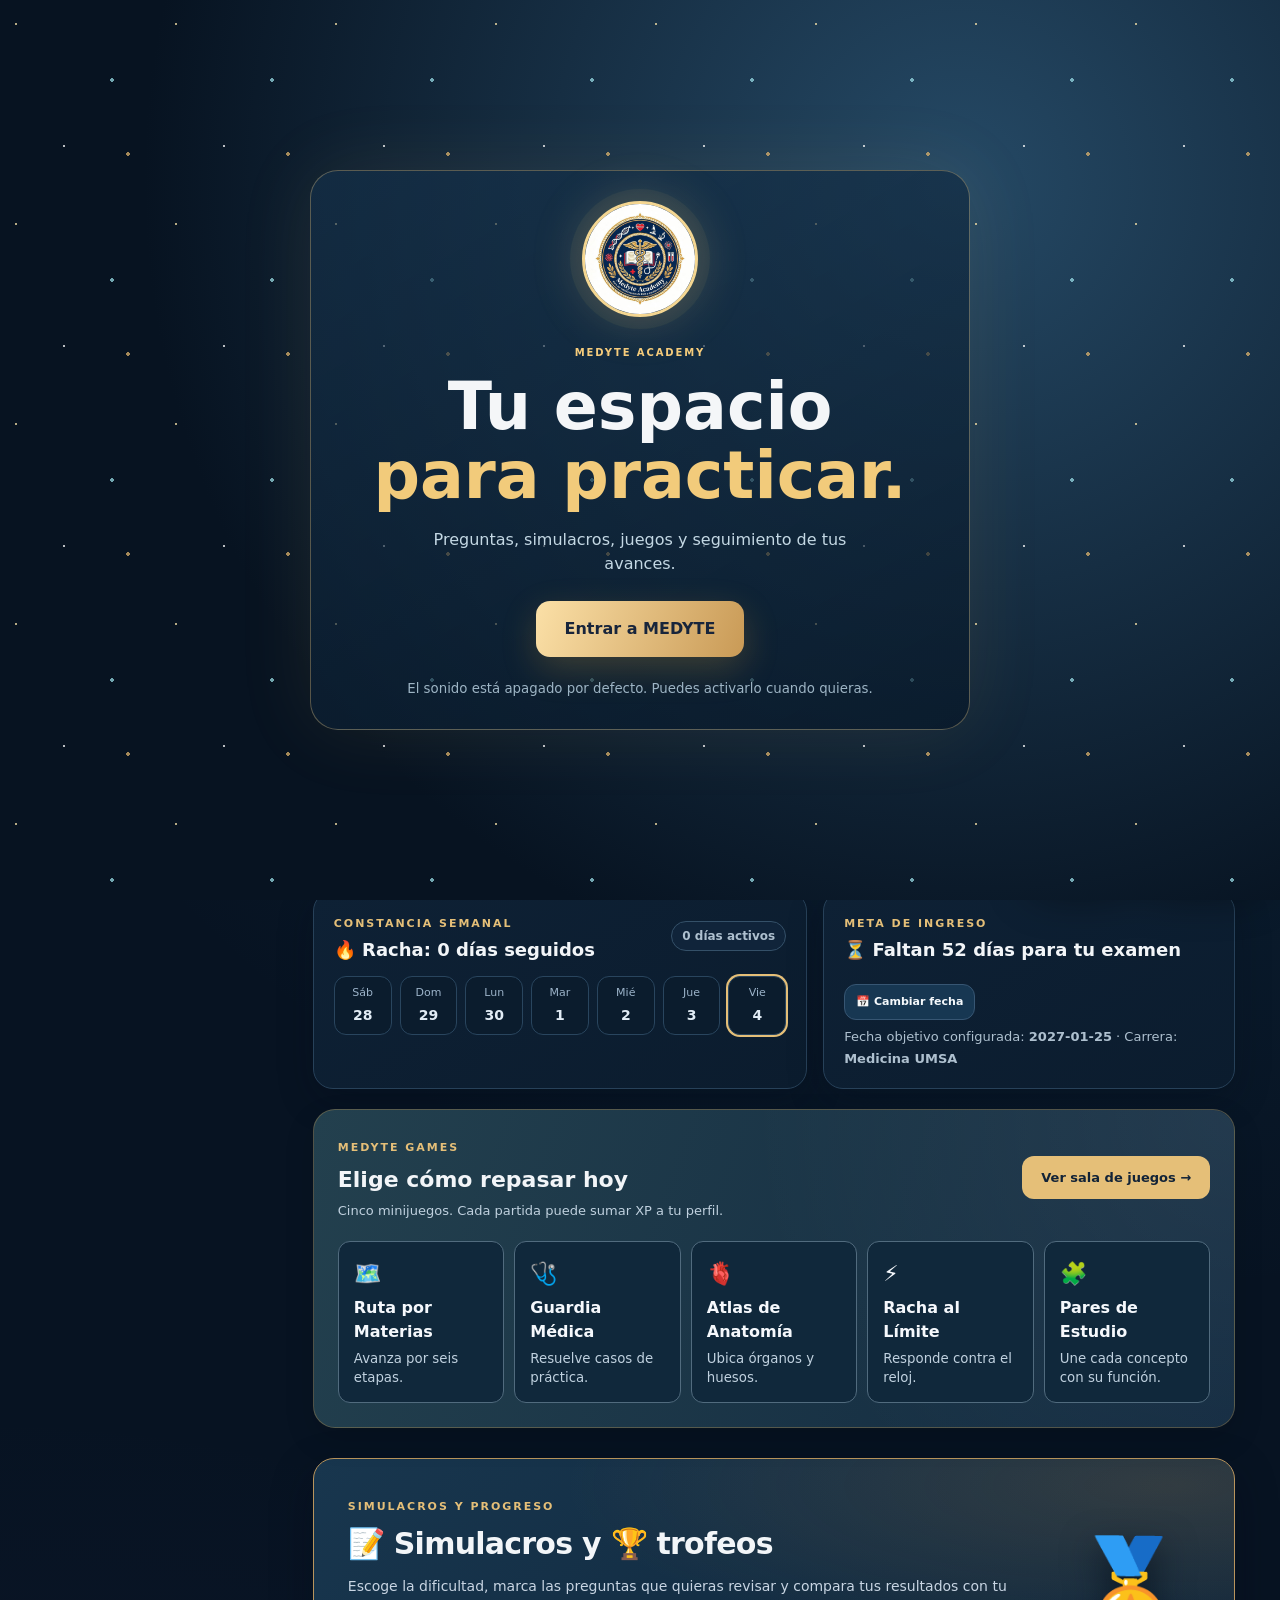
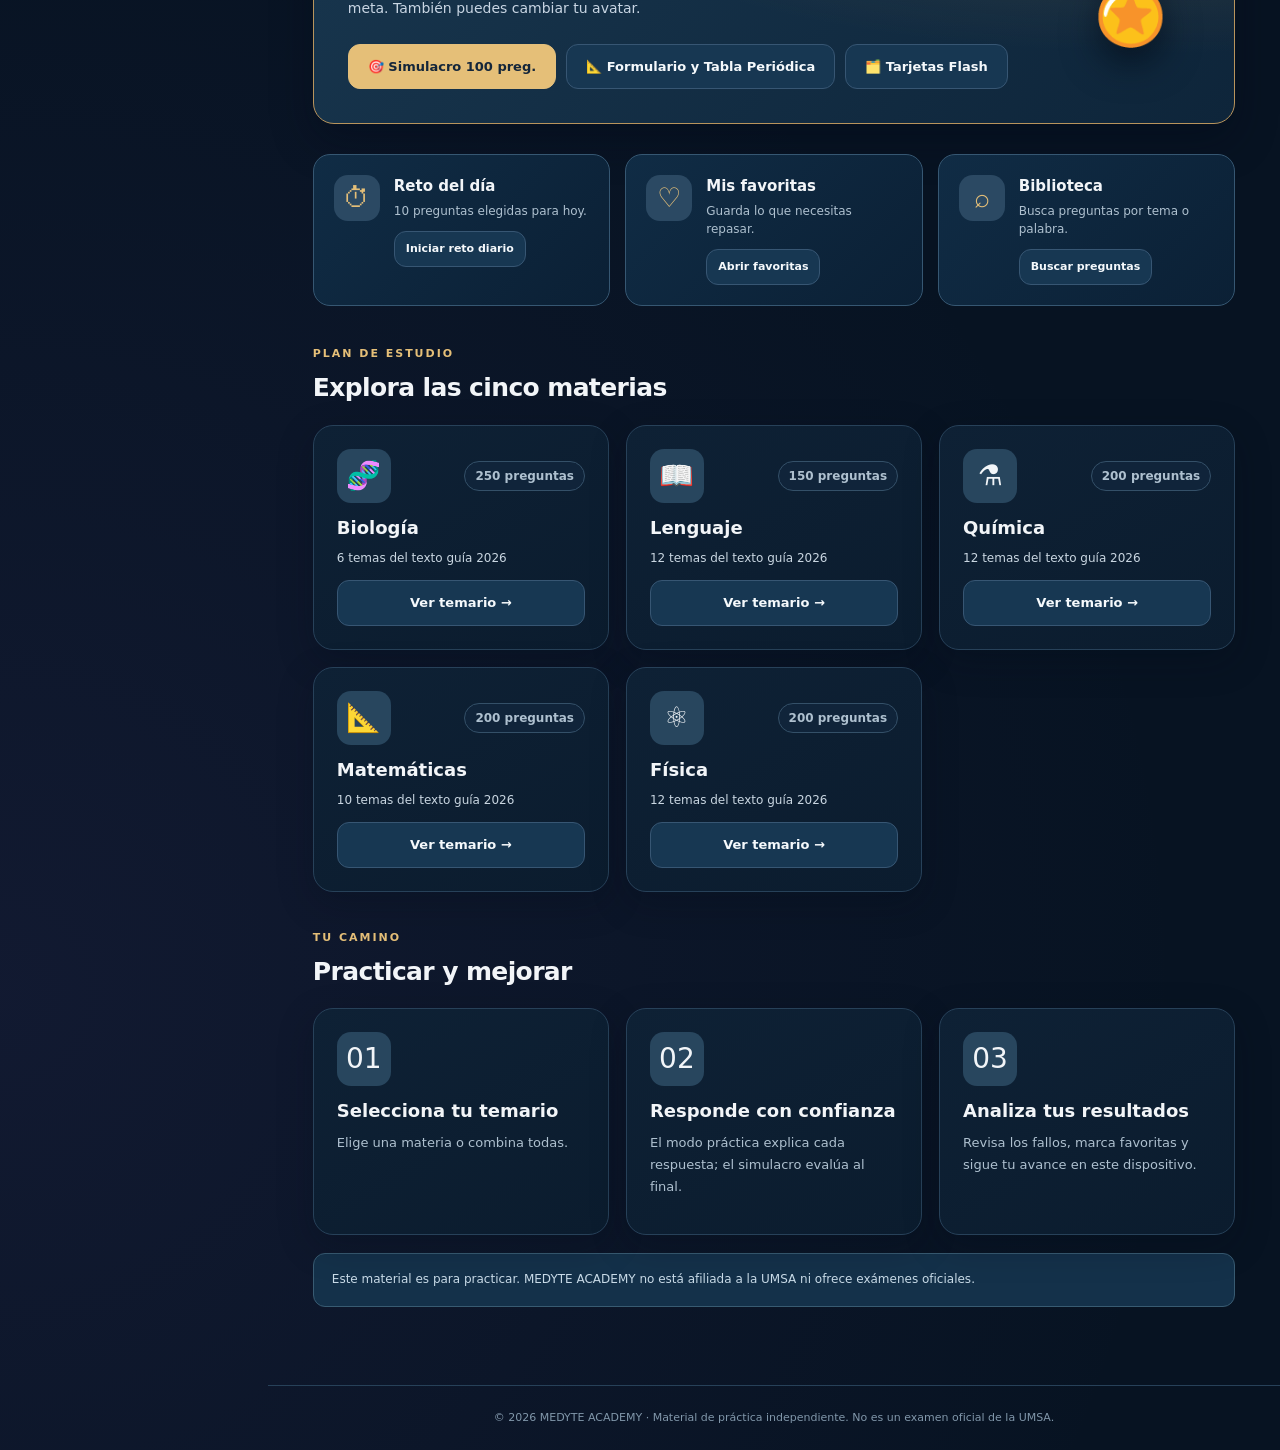
<file: index.html>
<!doctype html>
<html lang="es">
<head>
  <meta charset="utf-8">
  <meta name="viewport" content="width=device-width,initial-scale=1,viewport-fit=cover">
  <meta name="theme-color" content="#071322">
  <meta name="description" content="MEDYTE ACADEMY: preguntas de práctica en cinco materias, simulacros y juegos para repasar antes del ingreso a Medicina.">
  <meta property="og:title" content="MEDYTE ACADEMY | Prácticas y simulacros">
  <meta property="og:description" content="Cuestionarios por materia, simulacros, juegos y registro de progreso en el navegador.">
  <meta property="og:type" content="website">
  <title>MEDYTE ACADEMY | Campus virtual</title>
  <link rel="icon" type="image/jpeg" href="logo.jpg">
  <link rel="manifest" href="manifest.webmanifest">
  <link rel="stylesheet" href="estilos.css">
  <link rel="stylesheet" href="epico.css">
</head>
<body>
  <a class="skip-link" href="#view">Saltar al contenido principal</a>
  <div class="mobile-shade" id="mobileShade" hidden></div>
  <aside class="sidebar" id="sidebar" aria-label="Navegación principal">
    <a class="brand" href="#inicio" data-nav="inicio" aria-label="MEDYTE ACADEMY, ir al inicio">
      <img src="logo.jpg" alt="Logo de Medyte Academy" width="61" height="61">
      <span><strong>MEDYTE</strong><small>ACADEMY</small></span>
    </a>
    <div class="side-section">CAMPUS VIRTUAL</div>
    <nav class="side-nav" aria-label="Secciones de la plataforma">
      <button type="button" data-nav="inicio" class="current"><span class="nav-icon" aria-hidden="true">⌂</span>Inicio</button>
      <button type="button" data-nav="materias"><span class="nav-icon" aria-hidden="true">▦</span>Materias y temario</button>
      <button type="button" data-nav="simulacros"><span class="nav-icon" aria-hidden="true">✦</span>Simulacros y retos</button>
      <a href="juegos.html" class="games-link"><span class="nav-icon" aria-hidden="true">🎮</span>MEDYTE GAMES </a>
      <button type="button" data-nav="flashcards"><span class="nav-icon" aria-hidden="true">🗂️</span>Tarjetas de repaso</button>
      <button type="button" data-nav="formulario"><span class="nav-icon" aria-hidden="true">📐</span>Formulario y Tabla</button>
      <button type="button" data-nav="biblioteca"><span class="nav-icon" aria-hidden="true">⌕</span>Banco de preguntas</button>
      <button type="button" data-nav="favoritos"><span class="nav-icon" aria-hidden="true">♡</span>Mis favoritas <span id="favoritesCount" class="count-inline">0</span></button>
      <button type="button" data-nav="progreso"><span class="nav-icon" aria-hidden="true">◴</span>Mi progreso</button>
      <button type="button" data-nav="trofeos"><span class="nav-icon" aria-hidden="true">🏆</span>Trofeos y avatares</button>
      <button type="button" data-nav="errores"><span class="nav-icon" aria-hidden="true">↺</span>Repaso de errores</button>
      <button type="button" data-nav="acerca"><span class="nav-icon" aria-hidden="true">ⓘ</span>Información</button>
    </nav>
    <div class="sidebar-bottom">
      <div class="status-dot"><span></span> Preparación UMSA 2026</div>
      <p>Para ser instrumentos de Dios y ayudar en la salud.</p>
      <small>Plataforma educativa independiente, no afiliada oficialmente a la UMSA.</small>
    </div>
  </aside>
  <div class="main-wrap">
    <header class="topbar">
      <div class="top-left">
        <button type="button" id="menuToggle" aria-label="Abrir menú" aria-expanded="false" class="icon-button menu-toggle">☰</button>
        <div><div class="crumb-label">MEDYTE ACADEMY / <span id="crumb">Inicio</span></div><span class="top-subtitle">Prácticas y simulacros</span></div>
      </div>
      <div class="top-right"><button type="button" class="btn soft smallbtn" data-action="perfil-modal" id="studentNameBtn" title="Configurar nombre, cuentas y respaldos">👤 Estudiante</button><button type="button" class="avatar-top" data-action="perfil-modal" id="avatarHeader" aria-label="Editar foto y perfil">🎓</button><span class="xp-chip" id="xpHeader">✦ 0 XP</span><span class="pill neutral" id="levelChip">Nivel 1</span></div>
    </header>
    <main id="view" class="view" tabindex="-1">
      <section class="intro-placeholder"><h1>MEDYTE ACADEMY</h1><p>Cargando la página...</p></section>
    </main>
    <footer class="footer">© 2026 MEDYTE ACADEMY · Material de práctica independiente. No es un examen oficial de la UMSA.</footer>
  </div>
  <input type="file" id="importFileInput" accept=".json,application/json" hidden>
  <div id="studentModal" class="epic-overlay" hidden></div>
  <div id="toast" class="toast" role="status" aria-live="polite" hidden></div>
  <script src="preguntas.js"></script>
  <script src="dificultad.js"></script>
  <script src="epico.js"></script>
  <script src="app.js"></script>
</body>
</html>
</file>
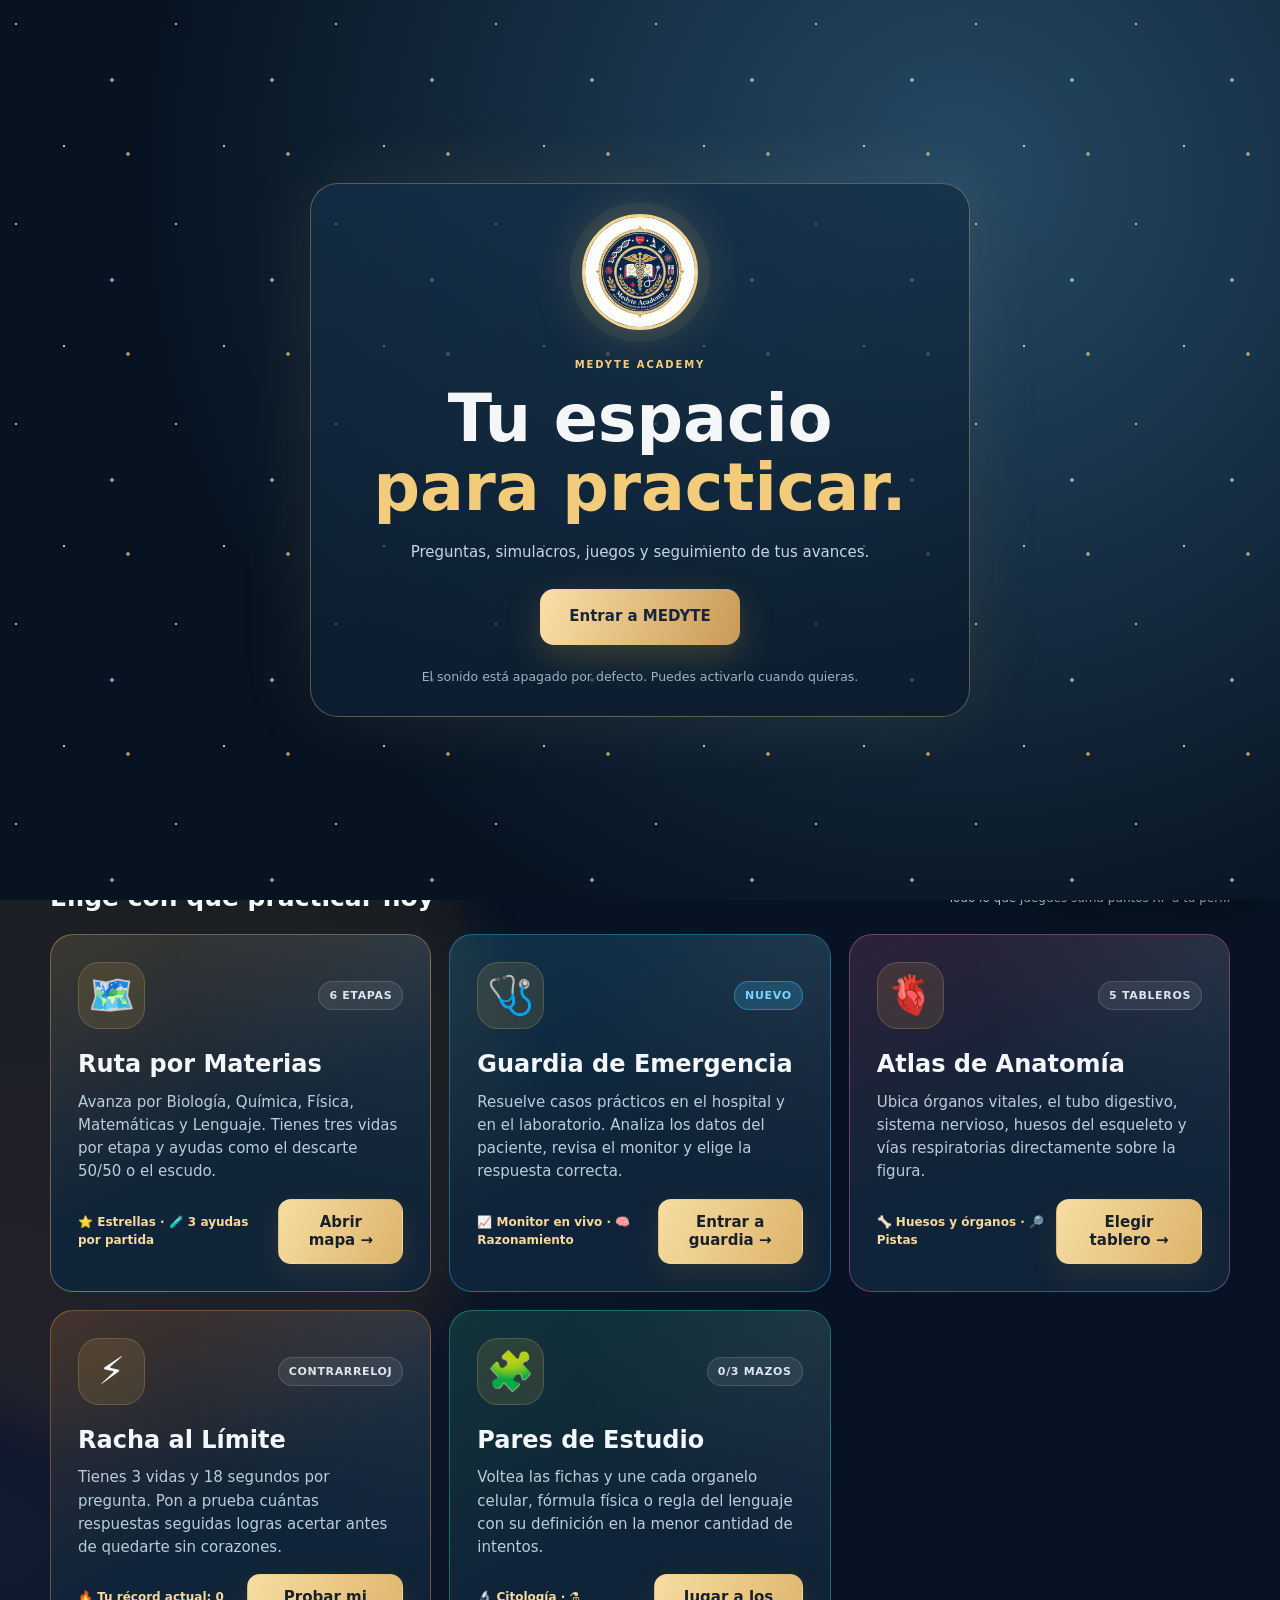
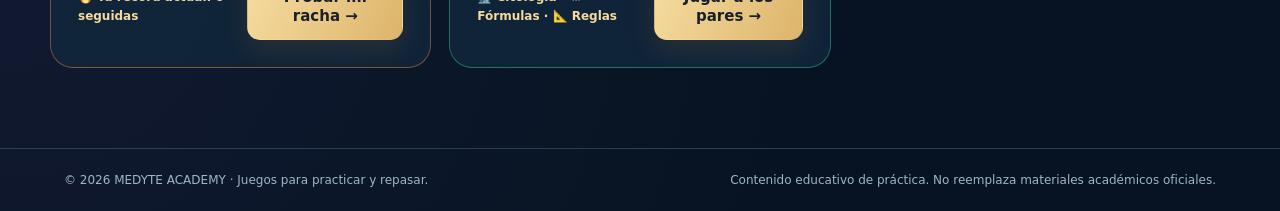
<file: juegos.html>
<!doctype html>
<html lang="es">
<head>
  <meta charset="utf-8">
  <meta name="viewport" content="width=device-width, initial-scale=1, viewport-fit=cover">
  <meta name="theme-color" content="#071322">
  <meta name="description" content="MEDYTE GAMES: juegos de preguntas, anatomía, supervivencia y memoria para repasar.">
  <title>MEDYTE GAMES | Juegos de estudio</title>
  <link rel="icon" type="image/jpeg" href="logo.jpg">
  <link rel="manifest" href="manifest.webmanifest">
  <link rel="stylesheet" href="juegos.css">
  <link rel="stylesheet" href="epico.css">
</head>
<body>
  <a class="skip" href="#gameRoot">Saltar a los juegos</a>
  <div class="ambient a1" aria-hidden="true"></div><div class="ambient a2" aria-hidden="true"></div>
  <header class="topbar">
    <a class="logo-group" href="index.html#inicio" aria-label="Volver al campus MEDYTE ACADEMY">
      <img src="logo.jpg" width="54" height="54" alt="Logo de MEDYTE ACADEMY">
      <span><strong>MEDYTE <em>GAMES</em></strong><small>JUEGOS PARA REPASAR</small></span>
    </a>
    <div class="top-actions"><span class="xp-indicator" id="totalXp">✦ 0 XP</span><a class="btn btn-quiet top-back" href="index.html#inicio">← Volver al campus</a></div>
  </header>
  <main class="main" id="gameRoot" tabindex="-1" aria-live="polite">
    <section class="loader"><h1>MEDYTE GAMES</h1><p>Cargando juegos...</p></section>
  </main>
  <footer class="footer"><span>© 2026 MEDYTE ACADEMY · Juegos para practicar y repasar.</span><span>Contenido educativo de práctica. No reemplaza materiales académicos oficiales.</span></footer>
  <div class="toast" id="toast" role="status" aria-live="polite" hidden></div>
  <script src="preguntas.js"></script>
  <script src="dificultad.js"></script>
  <script src="epico.js"></script>
  <script src="juegos.js"></script>
</body>
</html>
</file>
<file: estilos.css>
:root{--bg:#071322;--sidebar:#071628;--card:#0e2135;--card2:#122941;--card3:#172f48;--line:#274159;--line2:#345068;--text:#f2f5f8;--muted:#aec0cf;--gold:#e5bf78;--gold2:#f9d995;--red:#ee6874;--green:#52cfa9;--blue:#83badf;--shadow:0 12px 42px #0003;--radius:20px}
*{box-sizing:border-box}html{scroll-behavior:smooth}body{margin:0;background:radial-gradient(ellipse at 75% -5%,#14324c 0,transparent 35%),var(--bg);color:var(--text);font-family:Inter,ui-sans-serif,system-ui,-apple-system,'Segoe UI',Arial,sans-serif;line-height:1.5}h1,h2,h3,h4,p{margin-top:0}a{color:inherit;text-decoration:none}button,input,select,textarea{font:inherit}button{cursor:pointer}button:disabled{cursor:default;opacity:.53}a:focus-visible,button:focus-visible,input:focus-visible,select:focus-visible,textarea:focus-visible{outline:3px solid var(--gold);outline-offset:2px}img{max-width:100%}[hidden]{display:none!important}.muted{color:var(--muted)}.small{font-size:12px}.eyebrow{font-size:11px;letter-spacing:.18em;font-weight:800;color:var(--gold);text-transform:uppercase}.pill{display:inline-flex;align-items:center;padding:5px 10px;border:1px solid #e5bf7863;border-radius:999px;color:var(--gold2);background:#bb90401b;font-size:12px;font-weight:700}.pill.neutral{border-color:var(--line2);color:var(--muted);background:#10243a}.pill.green{border-color:#52cfa965;background:#52cfa913;color:#8ef2c9}.pill.red{border-color:#ee687470;color:#ffa0a8;background:#ee687415}.sidebar{position:fixed;top:0;left:0;bottom:0;width:268px;background:linear-gradient(180deg,#071527,#091c2c);border-right:1px solid #233c52;display:flex;flex-direction:column;z-index:25;padding:29px 18px 21px}.brand{display:flex;align-items:center;gap:13px;padding:0 7px 30px;border-bottom:1px solid var(--line)}.brand img{width:61px;height:61px;border-radius:50%;object-fit:cover;border:2px solid var(--gold);box-shadow:0 0 0 4px #c99d4b13}.brand strong{display:block;font-size:22px;color:var(--gold2);letter-spacing:.06em;line-height:1.1}.brand small{display:block;font-size:11px;letter-spacing:.33em;color:#f0f4f8;margin-top:5px}.side-section{padding:34px 14px 13px;color:#809aac;font-size:10px;font-weight:800;letter-spacing:.19em}.side-nav{display:grid;gap:7px}.side-nav button{border:1px solid transparent;background:transparent;color:#b9c9d5;padding:12px 13px;text-align:left;border-radius:12px;display:flex;gap:15px;align-items:center;font-size:13px;font-weight:650}.side-nav button:hover{background:#182f46;color:white}.side-nav button.current{background:linear-gradient(90deg,#25435c,#183249);border-color:#355672;color:white;box-shadow:inset 3px 0 var(--gold)}.nav-icon{font-size:21px;width:24px;text-align:center;color:var(--gold)}.sidebar-bottom{margin-top:auto;border-top:1px solid var(--line);padding:22px 10px 0}.sidebar-bottom p{color:var(--gold);font-style:italic;font-size:12px;line-height:1.7;margin:15px 0 12px}.sidebar-bottom small{font-size:10px;line-height:1.6;color:#8399ab}.status-dot{font-size:11px;color:#b7c9d8;font-weight:800}.status-dot span{display:inline-block;height:8px;width:8px;background:var(--green);border-radius:50%;margin-right:7px;box-shadow:0 0 0 4px #52cfa91c}.main-wrap{margin-left:268px;min-height:100vh;display:flex;flex-direction:column}.topbar{position:sticky;top:0;z-index:15;background:#081729e8;border-bottom:1px solid var(--line);height:77px;display:flex;align-items:center;justify-content:space-between;padding:0 34px;gap:20px;backdrop-filter:blur(12px)}.top-left,.top-right{display:flex;align-items:center;gap:17px}.crumb-label{font-size:11px;font-weight:800;color:#92a9b9;letter-spacing:.06em}.crumb-label span{color:var(--gold)}.top-subtitle{font-size:12px;color:#cad8e3}.xp-chip{white-space:nowrap;border:1px solid #aa83496c;border-radius:999px;padding:8px 15px;color:var(--gold2);font-weight:800;background:#bf945316;font-size:12px}.account-btn{border:1px solid #4d6880;background:#18344d;color:white;border-radius:100px;font-size:12px;font-weight:800;padding:10px 18px;max-width:185px;overflow:hidden;text-overflow:ellipsis;white-space:nowrap}.account-btn:hover{background:#26455e}.icon-button{border:1px solid var(--line);color:#f6f7fb;background:#112a42;padding:9px 13px;border-radius:12px}.menu-toggle{display:none}.view{flex:1;padding:35px clamp(20px,3.5vw,55px) 60px;max-width:1490px;width:100%;margin:auto}.footer{border-top:1px solid var(--line);padding:24px 26px;text-align:center;color:#8197aa;font-size:11px}.hero{border:1px solid #45617c;border-radius:27px;background:radial-gradient(ellipse at 82% 35%,#31506a 0,#193954 33%,transparent 65%),linear-gradient(115deg,#0e2a43,#0a1b2e);min-height:390px;padding:45px clamp(25px,4.7vw,60px);display:grid;grid-template-columns:1.25fr .75fr;gap:20px;position:relative;overflow:hidden;box-shadow:var(--shadow)}.hero:before,.hero:after{content:'';position:absolute;border:1px solid #e5bf7829;border-radius:50%;pointer-events:none}.hero:before{height:390px;width:390px;right:-60px;top:-90px}.hero:after{height:500px;width:500px;right:-145px;top:-140px}.hero-copy{position:relative;z-index:1;align-self:center}.hero-copy h1{font-size:clamp(35px,4.4vw,64px);line-height:1.05;letter-spacing:-.04em;margin:20px 0 20px;font-weight:840}.hero-copy h1 em{font-style:normal;color:var(--gold2)}.hero-copy p{color:#cad8e2;line-height:1.8;font-size:15px;max-width:580px}.hero-logo{z-index:1;display:flex;align-items:center;justify-content:center}.hero-logo img{max-width:min(100%,295px);aspect-ratio:1;object-fit:contain;border-radius:50%;filter:drop-shadow(0 20px 36px #0007);animation:float 7s ease-in-out infinite}@keyframes float{0%,100%{transform:translateY(0)}50%{transform:translateY(-9px)}}.btn{display:inline-flex;gap:9px;align-items:center;justify-content:center;border:1px solid #e3bf7c;background:var(--gold);color:#14263a;padding:12px 19px;font-size:13px;font-weight:850;border-radius:12px;transition:transform .15s,background .15s;text-align:center}.btn:not(:disabled):hover{transform:translateY(-1px);background:#f5d391}.btn.secondary{background:transparent;color:#f4f8fc;border-color:#526b80}.btn.secondary:hover{background:#18344c}.btn.soft{background:#173752;border-color:#375673;color:#f5f9fc}.btn.danger{background:#552b39;border-color:#9c5661;color:#ffc0c7}.btn.smallbtn{padding:9px 11px;font-size:11px}.btn.block{width:100%}.link-btn{background:none;border:none;color:var(--gold);text-decoration:underline;padding:7px;font-weight:750}.actions{display:flex;gap:10px;align-items:center;flex-wrap:wrap;margin-top:24px}.stats-strip{display:grid;grid-template-columns:repeat(4,1fr);gap:15px;margin:24px 0 34px}.stat-card{border:1px solid var(--line);background:#102238;border-radius:16px;padding:20px;display:flex;align-items:center;gap:13px}.stat-symbol{height:42px;width:42px;display:grid;place-items:center;border-radius:12px;background:#24415a;color:var(--gold2);font-size:21px}.stat-card strong{display:block;font-size:25px;font-weight:840;line-height:1.3}.stat-card small{display:block;color:var(--muted);font-size:12px}.section-heading{display:flex;align-items:end;justify-content:space-between;gap:12px;margin:32px 0 18px}.section-heading h2{font-size:25px;letter-spacing:-.025em;margin:5px 0 0}.section-heading p{font-size:13px;margin-bottom:0}.grid{display:grid;grid-template-columns:repeat(3,minmax(0,1fr));gap:17px}.card{background:linear-gradient(150deg,var(--card),#0b1c2e);border:1px solid var(--line);border-radius:var(--radius);padding:23px;box-shadow:0 4px 18px #0001;min-width:0}.card h3{font-size:18px;margin:13px 0 8px;line-height:1.35}.card p{color:var(--muted);font-size:13px;line-height:1.7}.card .btn{margin-top:12px}.subject-card{min-height:220px;display:flex;flex-direction:column;transition:transform .15s,border .15s}.subject-card:hover{transform:translateY(-3px);border-color:#a4885a}.subject-card .btn{margin-top:auto}.card-top{display:flex;align-items:center;justify-content:space-between}.circle-icon{width:54px;height:54px;border-radius:14px;background:#28465e;display:grid;place-items:center;font-size:28px}.count{color:#a8bbcc;font-size:12px}.subject-card .sub{font-size:12px;color:#c9d6e1}.section-intro h1{font-size:clamp(29px,3.5vw,43px);letter-spacing:-.035em;line-height:1.15;margin:12px 0}.section-intro p{color:var(--muted);max-width:850px}.topic-grid{display:grid;grid-template-columns:repeat(2,minmax(0,1fr));gap:15px}.topic-row{display:flex;align-items:flex-start;gap:17px;min-height:160px}.topic-num{height:46px;min-width:46px;border-radius:13px;background:#233e59;color:var(--gold);font-weight:850;display:grid;place-items:center}.topic-info{flex:1}.topic-info h3{font-size:16px;margin:4px 0 8px}.topic-info p{font-size:12px;margin-bottom:13px}.topic-row .btn{margin:0}.toolbar{display:flex;align-items:end;gap:13px;flex-wrap:wrap;margin:24px 0}.control{display:grid;gap:7px;font-size:12px;font-weight:750;color:#c4d0dc;flex:1;min-width:145px}.control input,.control select,.control textarea{background:#092035;color:var(--text);border:1px solid #3c5b73;padding:12px 13px;border-radius:10px;width:100%;outline:none}.control textarea{resize:vertical;min-height:105px}.control input:focus,.control select:focus,.control textarea:focus{border-color:var(--gold)}.control option{background:#11273e}.setup{display:grid;grid-template-columns:1.15fr .85fr;gap:21px}.feature-list{display:grid;gap:14px;margin-top:21px}.feature-list div{border-left:3px solid var(--gold);background:#183148;padding:15px;border-radius:8px;color:#d4e0e8;font-size:13px}.tip{padding:15px 18px;background:#14314a;border:1px solid #385b72;border-radius:12px;color:#c8dae7;font-size:12px;line-height:1.8;margin:18px 0}.divider{height:1px;background:var(--line);margin:22px 0}.quiz-shell{max-width:840px;margin:auto}.quiz-topline{display:flex;gap:11px;align-items:center;justify-content:space-between;margin-bottom:14px;flex-wrap:wrap}.quiz-card{padding:clamp(24px,3vw,38px)}.quiz-heading{display:flex;align-items:center;justify-content:space-between;gap:12px;margin-bottom:17px}.progressbar{height:8px;border-radius:12px;background:#253c52;overflow:hidden}.progressbar span{display:block;height:100%;background:linear-gradient(90deg,#b58a4c,var(--gold2));transition:width .25s}.question{font-size:clamp(20px,2.3vw,26px);font-weight:800;line-height:1.45;margin:26px 0}.quiz-options{display:grid;gap:11px}.answer-choice{display:flex;align-items:center;text-align:left;gap:14px;padding:17px 16px;border-radius:13px;background:#142d45;border:1px solid #38536d;color:#f3f6fa;width:100%;font-size:14px;min-height:65px}.answer-choice:hover:not(:disabled){background:#1c3b53;border-color:#c9a56d}.answer-choice .letter{width:33px;min-width:33px;height:33px;display:grid;place-items:center;border-radius:9px;background:#2c4760;color:#dceaf4;font-weight:800}.answer-choice.good{border-color:#52cfa9;background:#16493e}.answer-choice.bad{border-color:#ee6874;background:#4c2638}.feedback{margin-top:21px;padding:19px 22px;border-radius:13px;background:#183d45;border:1px solid #3d8e7b}.feedback.wrong{background:#432937;border-color:#9d5c65}.feedback strong{display:block;font-size:15px}.feedback p{font-size:13px;color:#d5e0e8;line-height:1.65;margin:10px 0 0}.result-ring{width:166px;height:166px;display:grid;place-items:center;border-radius:50%;background:conic-gradient(var(--gold) var(--pct),#274057 0);margin:22px auto}.result-ring div{display:grid;place-items:center;width:139px;height:139px;background:#0e2238;border-radius:50%;text-align:center}.result-ring b{font-size:34px;color:var(--gold2)}.result-ring small{display:block;color:var(--muted)}.text-center{text-align:center}.history-table{width:100%;border-collapse:collapse;font-size:12px;white-space:nowrap}.history-table th,.history-table td{padding:13px 11px;border-bottom:1px solid var(--line);text-align:left}.history-table th{color:var(--gold);font-weight:750}.table-wrap{overflow:auto}.profile-stats{display:grid;grid-template-columns:repeat(3,1fr);gap:15px;margin-top:19px}.profile-stat{padding:20px;border:1px solid var(--line);border-radius:14px;background:#122a42}.profile-stat strong{display:block;color:var(--gold);font-size:30px}.profile-stat span{color:var(--muted);font-size:12px}.modal-card{width:min(100%,555px);max-height:90vh;overflow-y:auto;position:relative;background:#10283f;border:1px solid #526d82;border-radius:23px;padding:29px;box-shadow:0 25px 100px #000a}.modal-close{position:absolute;right:15px;top:15px;width:34px;height:34px;border:1px solid var(--line);border-radius:8px;background:#19334a;color:white}.overlay{position:fixed;z-index:50;inset:0;padding:16px;background:#000b;display:grid;place-items:center}.modal-card h2{font-size:26px;margin:0 35px 10px 0}.form{display:grid;gap:15px;margin-top:18px}.error{color:#ffacb1;font-size:13px}.success{color:#83e6bf}.toast{position:fixed;bottom:25px;right:25px;background:#254b51;border:1px solid #62b7aa;color:#fff;padding:15px 20px;border-radius:11px;max-width:350px;z-index:60;box-shadow:var(--shadow)}.panel-heading{display:flex;justify-content:space-between;align-items:center;gap:12px;flex-wrap:wrap}.tabstrip{display:flex;gap:8px;flex-wrap:wrap;margin:18px 0}.tabstrip button{border:1px solid var(--line2);border-radius:10px;padding:11px 16px;background:#152d45;color:#cad7e4}.tabstrip button.selected{background:#32516a;border-color:var(--gold);color:#fff}.empty{border:1px dashed #44617c;border-radius:14px;padding:28px;text-align:center;color:var(--muted)}.review-item{padding:16px 0;border-bottom:1px solid var(--line)}.review-item h4{font-size:14px;margin:8px 0}.review-item p{margin-bottom:7px;color:var(--muted);font-size:12px}.dot{width:9px;height:9px;display:inline-block;border-radius:50%;background:var(--green)}.dot.no{background:var(--red)}.admin-actions{display:flex;gap:7px;flex-wrap:wrap}.admin-actions .btn{margin:0}.admin-forms{display:grid;grid-template-columns:1fr 1fr;gap:15px}.full{grid-column:1/-1}.mobile-shade{position:fixed;inset:0;background:#0009;z-index:24}.intro-placeholder{margin:100px auto;text-align:center;color:var(--gold)}
@media(max-width:1190px){.grid{grid-template-columns:repeat(2,minmax(0,1fr))}.stats-strip{grid-template-columns:repeat(2,minmax(0,1fr))}.hero{grid-template-columns:1.3fr .7fr;padding:35px}.hero-copy h1{font-size:45px}}
@media(max-width:880px){.sidebar{transform:translateX(-105%);transition:transform .22s}.sidebar.open{transform:translateX(0)}.main-wrap{margin-left:0}.menu-toggle{display:block}.topbar{padding:0 22px}.hero-copy h1{font-size:42px}.view{padding:25px 20px 40px}}
@media(max-width:625px){.hero{display:block;min-height:320px;padding:30px 23px}.hero-logo{display:none}.hero-copy h1{font-size:38px}.hero-copy p{font-size:13px}.topbar{height:73px;padding:0 14px}.top-left{gap:9px}.top-right{gap:7px}.xp-chip{display:none}.account-btn{max-width:110px;font-size:11px;padding:10px}.crumb-label{font-size:10px}.top-subtitle{font-size:10px}.grid,.topic-grid,.setup,.profile-stats{grid-template-columns:1fr}.stats-strip{gap:9px}.stat-card{padding:13px;gap:8px}.stat-card strong{font-size:21px}.stat-card small{font-size:10px}.stat-symbol{width:34px;height:34px;font-size:17px}.view{padding:20px 14px 35px}.section-heading h2{font-size:22px}.topic-row{flex-wrap:wrap}.admin-forms{grid-template-columns:1fr}.modal-card{padding:22px}.quiz-card{padding:20px}.answer-choice{font-size:13px;padding:13px 11px}.footer{padding:20px 14px}}
@media(prefers-reduced-motion:reduce){*,*:before,*:after{animation:none!important;transition:none!important;scroll-behavior:auto!important}}

/* Versión estática para compartir */
.sidebar{overflow-y:auto}.side-nav .nav-icon{min-width:21px;text-align:center}.mobile-shade{display:block}
.top-right .pill{white-space:nowrap}.hero-copy h1 em{font-style:normal;color:var(--gold2)}
.quiz-options .answer-choice[disabled]{opacity:1;cursor:default}.answer-choice.selected{border-color:#d9af65;background:#354052}
.answer-choice.good .letter{background:#145b4b;color:#b9ffe4}.answer-choice.bad .letter{background:#753647;color:#fff}
.quiz-footer{display:flex;justify-content:space-between;align-items:center;gap:10px;margin-top:18px;flex-wrap:wrap}
.quiz-meta{display:flex;gap:10px;align-items:center;flex-wrap:wrap}.action-block{display:grid;gap:13px}
.history-table td{white-space:normal}.review-question{line-height:1.5;font-size:15px;font-weight:750}
.review-explanation{background:#132e43;border:1px solid #365771;border-radius:12px;padding:12px 15px;margin-top:13px;color:#d6e5ed;font-size:13px}
.review-heading{display:flex;justify-content:space-between;align-items:center;gap:10px;flex-wrap:wrap}
.mini-stat{font-size:11px;color:#b4c3d0}.countdown{font-weight:800;color:#f8d68d;font-variant-numeric:tabular-nums}
@media(max-width:625px){.question{margin:20px 0}.quiz-footer{flex-direction:column;align-items:stretch}.quiz-footer .btn{width:100%}}

/* Mejoras MEDYTE ACADEMY 4.0 — accesibilidad, biblioteca, retos y progresos */
:root{color-scheme:dark;--glow:#dabb7d}
.skip-link{position:fixed;z-index:100;top:-100px;left:14px;padding:10px 15px;border-radius:9px;background:var(--gold2);color:#091827;font-weight:800}
.skip-link:focus{top:14px}
body{background:radial-gradient(ellipse 900px 450px at 75% -150px,#234464 0,transparent 70%),radial-gradient(ellipse 640px 500px at 35% 82%,#0c2138 0,transparent 80%),var(--bg)}
.card{box-shadow:0 11px 35px #030c1640}
.hero{border-color:#6b7281;background:radial-gradient(circle at 87% 50%,#234c6b 0,transparent 49%),linear-gradient(125deg,#102f4e,#08182b 75%)}
.hero:before{opacity:.65}
.hero-copy h1{letter-spacing:-.055em}
.hero-proof{display:flex;flex-wrap:wrap;gap:14px;margin-top:22px;color:#c6e5d7;font-size:11px;font-weight:750}
.hero-proof span{display:inline-flex;gap:7px;align-items:center}
.nav-icon{font-weight:750}
.count-inline{margin-left:auto;font-size:11px;color:var(--gold2);border:1px solid #d1a45c50;background:#ddbb7820;border-radius:20px;padding:1px 7px}
.continue-banner{border:1px solid #b28c4d7d;background:linear-gradient(120deg,#1b364b,#243c4c);border-radius:17px;margin:22px 0;padding:19px 22px;display:flex;align-items:center;justify-content:space-between;gap:15px}
.continue-banner strong{font-size:16px;color:var(--gold2)}
.continue-banner p{font-size:12px;color:#ced8df;margin:7px 0 0}
.features-row{display:grid;grid-template-columns:repeat(3,minmax(0,1fr));gap:15px;margin:18px 0 34px}
.feature-spot{border:1px solid #365772;border-radius:17px;background:linear-gradient(135deg,#102c45,#0b2035);padding:20px;display:flex;gap:14px;align-items:flex-start;min-width:0}
.feature-emoji{font-size:27px;width:46px;min-width:46px;height:46px;border-radius:14px;display:grid;place-items:center;background:#2b4963;color:var(--gold)}
.feature-spot h3{font-size:15px;margin:0 0 4px}
.feature-spot p{font-size:12px;color:var(--muted);margin:0 0 11px}
.feature-spot .btn{margin:0}
.check-line{display:flex;gap:9px;align-items:center;font-size:13px;color:#d7e2eb;margin:18px 0 0;cursor:pointer}
.check-line input{width:17px;height:17px;accent-color:var(--gold)}
.setup-title{margin:7px 0 21px;font-size:24px}
.top-gap{margin-top:18px}
.question-head{display:flex;align-items:center;justify-content:space-between;gap:10px;flex-wrap:wrap}
.favorite-btn{border:1px solid #4d6880;color:#c3d4e3;background:#152d44;padding:8px 13px;border-radius:10px;font-size:12px;font-weight:750;cursor:pointer;white-space:nowrap}
.favorite-btn.is-on{color:#ffd7d9;background:#4f2d3d;border-color:#e98e9b}
.favorite-btn:hover{border-color:var(--gold)}
.question{display:block;margin:24px 0!important;line-height:1.45}
.quiz-hint{font-size:12px;color:#a7bfcc;flex:1}
.quiz-actions{margin:0}
.quiz-card .quiz-footer .btn{margin:0}
.question-map{max-width:840px;margin:17px auto;display:flex;flex-wrap:wrap;gap:7px}
.map-btn{border:1px solid #3b5a74;border-radius:8px;background:#10283e;color:#d1dfeb;width:39px;height:36px;font-size:11px;font-weight:850}
.map-btn.answered{background:#234b4a;border-color:#4a9c86}
.map-btn.active{box-shadow:inset 0 0 0 2px var(--gold);color:var(--gold2);background:#283e51}
.quiet-actions{max-width:840px;margin:17px auto;display:flex;align-items:center;flex-wrap:wrap;gap:14px}
.result-card{max-width:900px;margin:20px auto}
.centered{justify-content:center}
.mb-title{margin:10px 0}
.small-fav{margin-top:10px}
.list-card{margin-top:24px}
.empty-spaced{margin:24px 0}
.library-filters{display:grid;grid-template-columns:2fr 1fr;gap:15px;align-items:end;margin:23px 0}
.library-summary{display:flex;align-items:center;justify-content:space-between;gap:10px;font-size:12px;color:var(--muted);margin:13px 0}
.library-list{display:grid;gap:15px}
.question-library-card h3{font-size:18px;line-height:1.45;margin:15px 0}
.library-choices{display:grid;grid-template-columns:1fr 1fr;gap:9px 15px;font-size:13px;color:#cad7e2}
.library-choices div{background:#102a42;padding:10px 12px;border-radius:9px;border:1px solid #304d65;line-height:1.5}
.library-choices b{color:var(--gold)}
.library-controls{margin-top:15px}
.pagination{display:flex;align-items:center;justify-content:center;gap:17px;flex-wrap:wrap;margin:23px 0}
.pagination span{font-size:12px;color:var(--muted)}
.subject-progress{display:grid;grid-template-columns:repeat(2,minmax(0,1fr));gap:12px}
.subject-progress-row{background:#10283d;border:1px solid var(--line);border-radius:13px;padding:16px}
.progress-label{display:flex;align-items:center;justify-content:space-between;gap:9px;margin-bottom:14px}
.progress-label strong{font-size:13px}.progress-label span{font-size:11px;color:var(--muted);white-space:nowrap}
.achievements{display:grid;grid-template-columns:repeat(3,minmax(0,1fr));gap:13px}
.achievement{border:1px solid var(--line);border-radius:13px;display:flex;align-items:center;gap:12px;padding:16px;background:#102336;opacity:.72}
.achievement.earned{opacity:1;background:#1b3544;border-color:#ac8b53}
.achievement-icon{font-size:26px;color:var(--gold)}
.achievement strong{display:block;font-size:13px}
.achievement small{display:block;font-size:11px;color:#b4c8d8;line-height:1.4;margin-top:3px}
.privacy-footnote{font-size:12px;color:#a8bccc;margin-top:20px}
.review-item:last-child{border-bottom:0}
@media(max-width:1100px){.features-row{grid-template-columns:1fr}.feature-spot{align-items:center}.achievements{grid-template-columns:repeat(2,minmax(0,1fr))}}
@media(max-width:760px){.library-filters,.subject-progress{grid-template-columns:1fr}.library-choices{grid-template-columns:1fr}.continue-banner{align-items:stretch;flex-direction:column}.continue-banner .btn{width:100%}}
@media(max-width:625px){.hero{padding:26px 21px;min-height:0}.hero-copy h1{font-size:clamp(32px,8vw,39px)}.hero-logo{display:flex;margin:23px auto 0;max-width:130px}.hero-logo img{max-width:130px}.hero-proof{gap:10px}.features-row{gap:10px}.feature-spot{padding:15px}.card{padding:18px}.quiz-actions{width:100%;display:grid;grid-template-columns:1fr 1fr}.quiz-actions .btn{width:100%}.question-map{justify-content:center}.map-btn{width:36px}.achievements{grid-template-columns:1fr}.review-heading{align-items:start}.favorite-btn{font-size:11px}.top-right{gap:5px}.top-right .pill{font-size:10px;padding:5px 9px}}
@media(prefers-reduced-motion:reduce){.hero-logo img{animation:none}}
@media print{.sidebar,.topbar,.footer,.quiz-actions,.favorite-btn,.btn,.pagination,.quiet-actions{display:none!important}.main-wrap{margin:0}.view{padding:0}.card{box-shadow:none;background:white;color:#111}body{color:#111;background:white}.review-item p,.review-explanation{color:#222}}

/* MEDYTE GAMES: navegación y módulo de presentación. */
.side-nav .games-link{border:1px solid #e5bf7870;background:linear-gradient(90deg,#1f3b50,#193244);color:#f3dfb5;padding:12px 13px;text-align:left;border-radius:12px;display:flex;gap:13px;align-items:center;font-size:13px;font-weight:800;transition:background .2s}
.side-nav .games-link:hover{background:#2a4c63}
.games-new{font-size:9px;letter-spacing:.09em;color:#16253a;background:#e5bf78;padding:3px 6px;border-radius:50px;margin-left:auto}
.games-home-btn{background:#193b50!important;border-color:#bb9659!important;color:#fae0ae!important}
.games-highlight{border:1px solid #ac8c5266;border-radius:22px;padding:24px;margin:20px 0 27px;background:linear-gradient(110deg,#23404e,#122a40);box-shadow:0 12px 30px #0002}
.games-highlight-heading {
  display: flex;
  flex-wrap: wrap;
  align-items: center;
  justify-content: space-between;
  gap: 16px;
}
.games-shortcuts {
  display: grid;
  grid-template-columns: repeat(auto-fit, minmax(min(100%, 155px), 1fr));
  gap: 10px;
  list-style: none;
  margin: 20px 0 0;
  padding: 0;
}
.games-shortcuts li { display: flex; }
.games-shortcuts a {
  display: grid;
  align-content: start;
  gap: 6px;
  width: 100%;
  padding: 15px;
  border: 1px solid #516b7e;
  border-radius: 12px;
  background: #10283b;
  color: #f5f8fc;
  text-decoration: none;
}
.games-shortcuts a:hover, .games-shortcuts a:focus-visible { border-color: var(--gold); background: #19394f; }
.games-shortcuts a:focus-visible { outline: 2px solid var(--gold); outline-offset: 3px; }
.games-shortcuts span { font-size: 22px; }
.games-shortcuts small { color: #c0d1df; line-height: 1.4; }
.games-highlight h2{font-size:22px;margin:5px 0}
.games-highlight p{margin:0;color:#c0d1df;max-width:640px;font-size:13px}
.games-highlight .btn{flex:none;background:#e5bf78;color:#122337;border:0}
@media(max-width:480px){.games-highlight{padding:18px}.games-highlight-heading .btn{width:100%}}
</file>
<file: epico.css>
/* MEDYTE · Épica: mejoras visuales progresivas sobre campus y juegos */
:root{--epic-aqua:#7ee8d7;--epic-gold:#f8d796;--epic-purple:#a0a1fd}
body{background-image:radial-gradient(circle at 86% 0%,rgba(39,110,152,.26),transparent 40%),radial-gradient(circle at 0% 85%,rgba(94,73,157,.12),transparent 41%)}
button, a{ -webkit-tap-highlight-color:transparent }
.hero,.games-highlight,.game-card,.island,.anatomy-level,.subject-card{position:relative;isolation:isolate}
.hero::before,.games-highlight::before,.game-card::before{content:'';position:absolute;inset:0;border-radius:inherit;pointer-events:none;background:radial-gradient(circle at 100% 0%,#fff1,transparent 50%);z-index:-1}
.hero{box-shadow:0 28px 65px #0003,0 0 38px #d3a44a0b!important;border-color:#bc9d565c!important;overflow:hidden}
.hero::after{content:'';position:absolute;width:190px;height:190px;top:-75px;right:-60px;border-radius:50%;border:1px solid #fbd99636;box-shadow:0 0 0 45px #fbd99608,0 0 0 95px #fbd99606;pointer-events:none;animation:epic-orbit 8s linear infinite}
.hero h1 em,.page-head h1 em{background:linear-gradient(110deg,#f7d28b,#fff1ca,#d59c51);background-size:250% 100%;-webkit-background-clip:text;background-clip:text;color:transparent;animation:epic-glow 6s ease-in-out infinite}
.game-card:hover,.subject-card:hover,.anatomy-level:hover{transform:translateY(-6px);border-color:#e5bf7888;box-shadow:0 22px 56px #0005,0 0 0 1px #fff1;transition:transform .22s,box-shadow .22s,border-color .22s}
.island:not(:disabled):hover{box-shadow:0 18px 40px #0005,0 0 30px #f4c16a2c;transform:translateY(-8px) rotate(-1deg)}
.island.final:not(:disabled){animation:epic-boss 2.4s ease-in-out infinite}
.hotspot:not(:disabled){box-shadow:0 0 0 6px #e5bf7820,0 0 19px #e7c47620,0 7px 17px #0004}
.hotspot.target-hint{animation:epic-hint .7s ease 3!important}
.epic-dock{position:fixed;right:18px;bottom:15px;z-index:55;display:flex;gap:10px;align-items:center;filter:drop-shadow(0 9px 22px #0007)}
.epic-dock button{color:#f8f7f4;background:linear-gradient(150deg,#22445c,#10283f);border:1px solid #57738b;border-radius:100px;box-shadow:inset 0 1px #ffffff1f;padding:12px 16px;cursor:pointer;font-size:13px;font-weight:800;white-space:nowrap;min-height:44px}
.epic-dock .epic-missions-btn{background:linear-gradient(125deg,#f5d596,#c9984a);border-color:#f4deae;color:#172339;position:relative}
.epic-dock button:hover{filter:brightness(1.1);transform:translateY(-2px)}
.epic-notice{position:absolute;right:1px;top:1px;width:11px;height:11px;background:#ee657a;border-radius:50%;border:2px solid #fff;box-shadow:0 0 10px #ed7187}
.epic-rank{display:inline-flex;align-items:center;justify-content:center;white-space:nowrap;color:#f4d59b;border:1px solid #c49d5555;border-radius:99px;background:#be994314;padding:7px 12px;font-size:11px;font-weight:750;letter-spacing:.02em}
.epic-overlay{position:fixed;inset:0;z-index:100;background:#040a13d9;display:grid;place-items:center;backdrop-filter:blur(13px);padding:16px;overflow:auto}
.epic-overlay[hidden],.epic-intro[hidden]{display:none!important}
.epic-modal-open{overflow:hidden}
.epic-panel{width:min(730px,100%);max-height:calc(100vh - 35px);overflow:auto;color:#f3f6fa;background:linear-gradient(145deg,#122f44,#0b1e30);border:1px solid #8d794c9a;border-radius:24px;box-shadow:0 30px 100px #000a;padding:clamp(20px,3.7vw,33px)}
.epic-modal-top{display:flex;justify-content:space-between;gap:12px;align-items:start}.epic-modal-top h2{font-size:clamp(23px,3vw,31px);margin:4px 0 5px}.epic-modal-top p{font-size:13px;color:#b9cfda;margin:0}
.epic-overline{color:#f6cc7b;letter-spacing:.19em;font-size:10px;font-weight:850}.epic-close{background:#294359;color:#e8f2f7;border:1px solid #527087;width:38px;height:38px;border-radius:11px;flex:none}
.epic-modal-section{margin:30px 0 12px;font-size:16px;display:flex;justify-content:space-between;align-items:center;gap:10px}.epic-modal-section span{font-weight:500;color:#b1c6d3;font-size:11px}
.epic-missions{display:grid;gap:9px}.epic-mission{display:flex;gap:13px;align-items:center;min-height:78px;background:#10273b;border:1px solid #35526a;border-radius:16px;padding:12px}
.epic-mission .epic-icon{display:grid;place-items:center;width:40px;height:40px;background:#213f52;border-radius:13px;flex:none;font-size:22px}.epic-mission-info{flex:1;min-width:0}.epic-mission-info strong,.epic-mission-info small{display:block}.epic-mission-info strong{font-size:14px}.epic-mission-info small{color:#adbfcc;font-size:12px}.epic-claim{border:1px solid #efdaa7;border-radius:11px;background:#e8bd74;color:#15253c;padding:9px 10px;font-size:12px;font-weight:850;white-space:nowrap}.epic-claim:disabled{color:#99abb9;background:#223c4d;border-color:#476172;cursor:default}
.epic-badges{display:grid;grid-template-columns:repeat(3,minmax(0,1fr));gap:10px}.epic-badge{text-align:center;border:1px solid #49627c;border-radius:14px;padding:15px 10px;display:grid;justify-items:center;align-content:start;gap:6px;background:#203a4e69}.epic-badge span{font-size:34px}.epic-badge b{font-size:12px}.epic-badge small{font-size:11px;color:#b7cbd6}.epic-badge.dimmed{opacity:.43;filter:grayscale(.7)}.epic-badge.unlocked{border-color:#b8a072}
.epic-modal-footer{font-size:11px;color:#9fb4c5;margin-top:20px;border-top:1px solid #38546a;padding-top:14px}
.epic-intro{position:fixed;inset:0;z-index:120;display:grid;place-items:center;overflow:auto;background:radial-gradient(circle at 75% 20%,#254965,#071321 68%);padding:20px;color:#f4f6f8}
.epic-intro-stars{position:absolute;inset:0;pointer-events:none;opacity:.72;background-image:radial-gradient(1px 1px at 10% 12%,#fbe6aa 96%,transparent),radial-gradient(2px 2px at 70% 40%,#9bdfe8 96%,transparent),radial-gradient(1px 1px at 40% 73%,white 96%,transparent),radial-gradient(2px 2px at 80% 77%,#e2b76f 96%,transparent);background-size:160px 200px;animation:epic-stars 14s linear infinite}
.epic-intro-card{width:min(660px,100%);position:relative;text-align:center;padding:30px 20px;border-radius:28px;background:linear-gradient(150deg,#17344e99,#081828ad);border:1px solid #ddc1845e;box-shadow:0 0 80px #f4c56816}
.epic-intro-card img{width:116px;height:116px;object-fit:cover;border-radius:50%;border:3px solid #f4d691;box-shadow:0 0 0 12px #e1bc5e10,0 0 50px #efd18a42;display:block;margin:0 auto 22px;animation:epic-floating 4s ease-in-out infinite}
.epic-intro-card h1{font-size:clamp(38px,7vw,65px);line-height:1.06;margin:10px 0 18px}.epic-intro-card h1 em{font-style:normal;color:#f2cb7b}.epic-intro-card p{max-width:480px;margin:0 auto 25px;color:#c4d8e4}.epic-enter{cursor:pointer;border:0;border-radius:14px;padding:16px 29px;background:linear-gradient(110deg,#fbe0a7,#c99a56);color:#18253b;font-weight:900;box-shadow:0 12px 35px #d09d3b3d}.epic-enter:hover{transform:translateY(-3px);filter:brightness(1.08)}.epic-intro-card small{display:block;margin-top:22px;color:#9db4c4}
.epic-confetti{inset:0;position:fixed;z-index:140;pointer-events:none;overflow:hidden}.epic-confetti span{position:absolute;top:-20px;left:var(--x);width:8px;height:13px;border-radius:2px;background:hsl(var(--hue) 85% 68%);animation:epic-fall 2.3s linear var(--delay) both}.epic-celebrate-message{position:fixed;z-index:141;top:12%;left:50%;transform:translateX(-50%);padding:15px 25px;background:linear-gradient(120deg,#f7d690,#e9ba69);border:1px solid #ffe9b3;border-radius:18px;color:#172d40;font-weight:900;box-shadow:0 20px 60px #0007;min-width:240px;text-align:center;animation:epic-appear .33s ease}
.epic-mode-selector{margin:22px 0;padding:15px;background:#122c42;border:1px solid #3a5a70;border-radius:15px;display:flex;align-items:center;gap:14px;flex-wrap:wrap}.epic-mode-selector strong{font-size:12px;letter-spacing:.06em;color:#f4d397}.epic-mode-selector button{border:1px solid #4a6c82;border-radius:10px;padding:9px 14px;color:#d4e7ef;background:#223e52;font-size:12px;font-weight:750}.epic-mode-selector button[aria-pressed=true]{background:#ecd09d;color:#172b41;border-color:#f2d8a9}
.epic-hud{display:flex;flex-wrap:wrap;gap:7px;margin:10px 0 12px}.epic-hud span{padding:8px 11px;border-radius:11px;background:#18354a;border:1px solid #3a6174;color:#dae9f1;font-size:13px;font-weight:800}.epic-hud .epic-heart{color:#fc9eab}.epic-hud .epic-timer{border-color:#af8552;color:#f6d48e}.epic-hud .epic-combo{color:#9af0d4}
.epic-combo-boost{animation:epic-pulse .5s ease}.epic-boss-banner{margin-top:10px;padding:14px 17px;border:1px solid #d8a85a;background:linear-gradient(95deg,#4b3c30,#153346);border-radius:15px;color:#fce6b2;font-weight:800;letter-spacing:.04em}
.epic-an-hint{display:inline-flex;margin-top:10px;border-radius:11px;border:1px solid #e7c788;background:#2b4558;color:#f2d693;font-weight:800;font-size:13px;padding:10px 13px;cursor:pointer}
.epic-an-hint:disabled{opacity:.5;cursor:not-allowed}.epic-hint-note{font-size:12px;color:#d9e6ed}
.toast{bottom:83px!important}
@keyframes epic-floating{50%{transform:translateY(-9px)}}@keyframes epic-orbit{50%{transform:rotate(90deg) scale(1.09)}}@keyframes epic-glow{50%{background-position:100% 0}}@keyframes epic-boss{50%{box-shadow:0 0 34px #eab56448}}@keyframes epic-hint{0%,100%{box-shadow:0 0 0 6px #f6ce7144}50%{box-shadow:0 0 0 15px #ffe49490;background:#b98e49}}@keyframes epic-stars{to{background-position:130px 250px}}@keyframes epic-fall{to{transform:translateY(115vh) rotate(var(--rotate));opacity:.2}}@keyframes epic-appear{from{opacity:0;transform:translate(-50%,-20px)}to{opacity:1;transform:translate(-50%,0)}}@keyframes epic-pulse{50%{transform:scale(1.05)}}
@media(max-width:950px){.topbar .epic-rank{display:none}}
@media(max-width:580px){.epic-dock{right:10px;bottom:10px;gap:7px}.epic-dock button{padding:11px 12px;font-size:12px}.epic-badges{grid-template-columns:repeat(2,minmax(0,1fr))}.epic-mission{gap:9px;padding:10px}.epic-mission-info small{font-size:11px}.epic-panel{padding:20px}.epic-modal-top h2{font-size:23px}}
@media(prefers-reduced-motion:reduce){.hero::after,.hero h1 em,.island.final,.epic-intro-stars,.epic-intro-card img{animation:none!important}.epic-confetti{display:none!important}}

.epic-hub-note{margin:22px 0 0;padding:19px;display:flex;gap:15px;align-items:start;border:1px solid #b08d5560;border-radius:17px;background:#1b3647}.epic-hub-note>span{font-size:33px}.epic-hub-note strong{color:#f5d59b}.epic-hub-note p{color:#bbcfdb;font-size:13px;margin:5px 0 0}.epic-games-hero .hero-art{font-size:112px;filter:drop-shadow(0 0 38px #f6d68933);animation:epic-floating 4s ease-in-out infinite}

.epic-organ-token{display:flex;align-items:center;flex-wrap:wrap;gap:10px;border:1px dashed #e5ba6c;border-radius:13px;background:linear-gradient(110deg,#304955,#173345);padding:13px 14px;color:#f9dfaa;margin:15px 0;cursor:grab;touch-action:none;user-select:none;box-shadow:0 8px 23px #0003}
.epic-organ-token strong{font-size:16px}.epic-organ-token span{margin-left:auto;color:#afc8d9;font-size:11px;font-weight:650}
.epic-drag-ghost{position:fixed;z-index:160;transform:translate(-50%,-50%);pointer-events:none;background:#f6d89f;color:#13253c;padding:13px 18px;border:2px solid white;box-shadow:0 18px 45px #0008;border-radius:15px;font-size:15px;font-weight:850;white-space:nowrap}
@media(max-width:630px){.epic-organ-token span{width:100%;margin-left:0}}


/* MEDYTE 6.0 · NUEVAS EXPERIENCIAS: SIMULACRO PRO Y VITRINA DE LOGROS */
.avatar-top{display:grid;place-items:center;background:linear-gradient(140deg,#27465e,#122a41);border:1px solid #c6a269;border-radius:50%;width:38px;height:38px;min-width:38px;color:#fff;font-size:20px;cursor:pointer;box-shadow:0 3px 14px #0004;transition:transform .18s}
.avatar-top:hover{transform:translateY(-2px) scale(1.06)}
.pro-showcase{border:1px solid #b8945c;border-radius:21px;display:grid;grid-template-columns:1fr 140px;gap:16px;align-items:center;padding:clamp(22px,3vw,34px);margin:30px 0;background:radial-gradient(ellipse at 93% 10%,#af814a35,transparent 50%),linear-gradient(135deg,#18364e,#0e253a);box-shadow:0 16px 40px #030a1659}
.pro-showcase h2{font-size:clamp(22px,2.5vw,30px);line-height:1.25;margin:8px 0 12px;letter-spacing:-.025em}
.pro-showcase p{font-size:14px;color:#c8d5e3;line-height:1.6;margin-bottom:18px;max-width:690px}
.pro-showcase-art{font-size:100px;text-align:center;filter:drop-shadow(0 15px 18px #020914aa);animation:proFloat 3.5s ease-in-out infinite}
@keyframes proFloat{0%,100%{transform:translateY(0)}50%{transform:translateY(-9px)}}
.pro-settings{padding:18px;margin-top:22px;background:#0b2337;border:1px solid #47617b;border-radius:13px}
.pro-config-row{display:grid;grid-template-columns:1fr 1fr;gap:12px;margin-top:13px}
.pro-review-strip{border-top:1px dashed #425b72;margin-top:22px;padding:17px 0 0;display:flex;flex-wrap:wrap;align-items:center;gap:12px;justify-content:space-between;font-size:12px;color:#bbcad7}
.review-toggle{border:1px solid #a58c5a;border-radius:12px;background:#1c364b;color:#f8db9e;padding:11px 15px;cursor:pointer;font-size:13px;font-weight:700}
.review-toggle.marked{background:#8a632b;border-color:#ffdd89;color:white}
.pro-nav-legend{font-size:12px;color:#bdd0df;margin:14px 0 9px}
.pro-question-map{max-height:215px;overflow:auto;padding:8px;border:1px solid #344b61;border-radius:13px}
.map-btn.marked{border-color:#eabb54!important;box-shadow:0 0 0 1px #eabb54; color:#fff3ce}
.pro-exam-summary{margin-top:15px;padding:15px 18px;background:#19384b;border:1px solid #446779;border-radius:12px;color:#d9e8f4;font-size:13px;text-align:center}
.pro-result-box{background:linear-gradient(120deg,#173e49,#17314a);border:1px solid #b6995f;padding:20px;border-radius:16px;margin:26px auto;color:#e9f8f5;display:grid;gap:8px;max-width:730px}
.pro-result-box strong{font-size:20px;color:#fae3aa}
.pro-result-box span{font-size:14px}.pro-result-box p{font-size:12px;opacity:.86;margin:0}
.pro-subject-breakdown{max-width:730px;margin:22px auto;padding:22px;background:#122d43;border-radius:14px}
.pro-subject-breakdown h3{margin:0 0 17px}.pro-subject-breakdown>div{display:flex;justify-content:space-between;align-items:center;gap:10px;padding:10px 0;border-bottom:1px solid #36516a;font-size:13px}
.trophy-profile{display:grid;grid-template-columns:120px 1fr;gap:24px;align-items:center;margin:20px 0 28px;background:radial-gradient(ellipse at top left,#d9ac453a,transparent 50%),#142f46;border-color:#a98751}
.trophy-profile h2{font-size:30px;margin:7px 0}.trophy-profile p{color:#d1dfe7;margin:0 0 14px}.trophy-avatar-large{width:106px;height:106px;border-radius:24px;display:grid;place-items:center;font-size:60px;background:linear-gradient(135deg,#3e5670,#182b42);border:2px solid #bfa363;box-shadow:0 10px 25px #050a1d99}
.avatar-grid{display:grid;grid-template-columns:repeat(3,minmax(0,1fr));gap:13px;margin:20px 0 35px}
.avatar-item{min-height:158px;cursor:pointer;display:flex;flex-direction:column;align-items:center;justify-content:center;gap:8px;background:#16314a;color:#f4f8ff;border:1px solid #405f76;border-radius:16px;padding:16px;transition:transform .2s,border-color .2s}
.avatar-item:hover:not(:disabled){transform:translateY(-3px);border-color:#d9b678}
.avatar-item.active{background:linear-gradient(135deg,#24495b,#223b51);border:2px solid #e6c27e}
.avatar-item.locked{opacity:.62;cursor:not-allowed}
.avatar-emoji{font-size:43px}.avatar-item strong{font-size:14px}.avatar-item small{color:#c7d5de;text-align:center;font-size:11px}
.trophy-grid{display:grid;grid-template-columns:repeat(4,minmax(0,1fr));gap:13px;margin:19px 0 23px}
.trophy-card{padding:20px 13px;border-radius:16px;border:1px solid #47627c;background:radial-gradient(circle at top right,#b89e4330,transparent 60%),#142e43;display:flex;flex-direction:column;align-items:center;text-align:center;min-height:191px;gap:9px}
.trophy-card.unlocked{border-color:#c8a767}.trophy-card.pending{opacity:.58;filter:grayscale(.45)}
.trophy-icon{font-size:42px}.trophy-card strong{font-size:13px}.trophy-card p{font-size:11px;color:#cbd7e0;line-height:1.45;margin:0;flex:1}.trophy-card small{color:#f2d69a;font-size:11px}
.library-filters{grid-template-columns:2fr 1fr 1fr!important}
@media(max-width:1000px){.trophy-grid{grid-template-columns:repeat(3,minmax(0,1fr))}.library-filters{grid-template-columns:1fr 1fr!important}}
@media(max-width:690px){.pro-showcase{display:block}.pro-showcase-art{display:none}.avatar-grid{grid-template-columns:repeat(2,minmax(0,1fr))}.trophy-grid{grid-template-columns:repeat(2,minmax(0,1fr))}.trophy-profile{grid-template-columns:85px 1fr;gap:13px;padding:16px}.trophy-avatar-large{width:75px;height:75px;font-size:41px}.trophy-profile h2{font-size:21px}.trophy-profile p{font-size:12px}.library-filters{grid-template-columns:1fr!important}.pro-config-row{grid-template-columns:1fr}.pro-review-strip{align-items:flex-start}.avatar-top{width:33px;height:33px;min-width:33px}}
@media(prefers-reduced-motion:reduce){.pro-showcase-art{animation:none}.avatar-top,.avatar-item{transition:none}}


/* === MEJORAS MEDYTE ACADEMY 7.0 PRO (FLASHCARDS, APUNTES Y MULTICUENTA) === */
.flashcard-box {
  max-width: 820px;
  margin: 18px auto;
  border: 1px solid #486b8a;
  background: radial-gradient(circle at top right, rgba(229,191,120,0.12), transparent 60%), #0e2236;
  transition: transform 0.2s ease, border-color 0.2s ease;
}
.flashcard-box.is-flipped {
  border-color: #e5bf78;
}
.flashcard-body {
  cursor: pointer;
  padding: 24px 18px;
  border-radius: 14px;
  background: rgba(7, 19, 34, 0.55);
  border: 1px dashed #355470;
  margin-top: 12px;
  transition: background 0.2s ease;
}
.flashcard-body:hover {
  background: rgba(18, 41, 65, 0.75);
}
.flashcard-question {
  font-size: clamp(19px, 2.5vw, 24px);
  line-height: 1.45;
  margin: 10px 0 0;
}
.personal-note {
  margin-top: 12px;
  padding: 10px 14px;
  border-radius: 10px;
  background: rgba(229, 191, 120, 0.12);
  border-left: 3px solid #e5bf78;
  font-size: 13px;
  color: #f7e6c4;
}


/* === NUEVAS HERRAMIENTAS: RACHA SEMANAL, TABLA PERIÓDICA, FORMULARIO Y HOJA DE BURBUJAS === */
.streak-countdown-grid {
  display: grid;
  grid-template-columns: 1.2fr 1fr;
  gap: 16px;
  margin: 18px 0;
}
.streak-card, .countdown-card {
  padding: 18px 20px;
}
.streak-head {
  display: flex;
  justify-content: space-between;
  align-items: center;
  gap: 10px;
  flex-wrap: wrap;
}
.streak-head h3 {
  margin: 4px 0 0;
  font-size: 18px;
}
.week-calendar {
  display: grid;
  grid-template-columns: repeat(7, minmax(0, 1fr));
  gap: 8px;
  margin-top: 14px;
}
.day-pill {
  background: #0b1c2d;
  border: 1px solid #29455e;
  border-radius: 12px;
  padding: 8px 4px;
  display: flex;
  flex-direction: column;
  align-items: center;
  gap: 4px;
  font-size: 11px;
  color: #9cb3c9;
}
.day-pill strong {
  font-size: 14px;
  color: #e2ecf5;
}
.day-pill.done {
  background: rgba(52, 211, 153, 0.16);
  border-color: #34d399;
  color: #a7f3d0;
}
.day-pill.done strong {
  color: #34d399;
}
.day-pill.today {
  box-shadow: 0 0 0 2px #e5bf78;
}

/* Tabla Periódica Interactiva y Formulario */
.periodic-selected-banner {
  display: flex;
  align-items: center;
  gap: 18px;
  background: #091827;
  border: 1px solid #2e4d69;
  border-radius: 16px;
  padding: 16px 20px;
  margin: 12px 0 18px;
}
.periodic-big-symbol {
  min-width: 86px;
  height: 86px;
  border-radius: 14px;
  display: flex;
  flex-direction: column;
  align-items: center;
  justify-content: center;
  border: 2px solid #e5bf78;
  background: #132c44;
  padding: 6px;
}
.periodic-big-symbol span { font-size: 11px; color: #cbd5e1; }
.periodic-big-symbol strong { font-size: 30px; line-height: 1.1; color: #fff; }
.periodic-big-symbol small { font-size: 10px; color: #facc15; }

.periodic-grid {
  display: grid;
  grid-template-columns: repeat(auto-fill, minmax(112px, 1fr));
  gap: 10px;
}
.periodic-cell {
  background: #10253a;
  border: 1px solid #2e4c67;
  border-radius: 12px;
  padding: 10px 8px;
  display: flex;
  flex-direction: column;
  align-items: center;
  text-align: center;
  gap: 2px;
  color: #f1f5f9;
  cursor: pointer;
  transition: transform 0.15s ease, border-color 0.15s ease;
}
.periodic-cell:hover, .periodic-cell.active {
  transform: translateY(-2px);
  border-color: #e5bf78;
  box-shadow: 0 4px 14px rgba(229, 191, 120, 0.18);
}
.el-z { font-size: 10px; color: #94a3b8; align-self: flex-start; }
.el-sym { font-size: 22px; color: #f8fafc; }
.el-name { font-size: 11px; color: #cbd5e1; }
.el-val { font-size: 10px; color: #fcd34d; margin-top: 2px; }

.cat-no-metal { background: linear-gradient(160deg, rgba(52, 211, 153, 0.16), #10253a); }
.cat-alcalino { background: linear-gradient(160deg, rgba(244, 114, 182, 0.16), #10253a); }
.cat-alcalinoterreo { background: linear-gradient(160deg, rgba(251, 146, 60, 0.16), #10253a); }
.cat-transicion { background: linear-gradient(160deg, rgba(56, 189, 248, 0.16), #10253a); }
.cat-halogeno { background: linear-gradient(160deg, rgba(167, 139, 250, 0.18), #10253a); }
.cat-gas-noble { background: linear-gradient(160deg, rgba(250, 204, 21, 0.16), #10253a); }

.formula-list {
  margin: 10px 0 0;
  padding-left: 18px;
  display: grid;
  gap: 9px;
  font-size: 13.5px;
  line-height: 1.5;
  color: #dbe7f3;
}
.formula-list code {
  background: #081523;
  border: 1px solid #28445c;
  padding: 2px 7px;
  border-radius: 6px;
  color: #fde68a;
  font-family: ui-monospace, SFMono-Regular, Consolas, monospace;
}

/* Simulador de Hoja Óptica de Burbujas */
.link-inline-btn {
  background: rgba(229, 191, 120, 0.16);
  color: #f9d995;
  border: 1px solid rgba(229, 191, 120, 0.4);
  border-radius: 99px;
  padding: 4px 11px;
  font-size: 12px;
  font-weight: 600;
  cursor: pointer;
}
.bubble-sheet-card {
  margin: 14px 0;
  background: #091929;
  border: 1px solid #355573;
}
.bubble-grid {
  display: grid;
  grid-template-columns: repeat(auto-fill, minmax(175px, 1fr));
  gap: 8px 14px;
  max-height: 290px;
  overflow-y: auto;
  margin-top: 12px;
  padding: 6px;
}
.bubble-row {
  display: flex;
  align-items: center;
  justify-content: space-between;
  padding: 5px 8px;
  border-radius: 9px;
  background: #102437;
  border: 1px solid transparent;
}
.bubble-row.current-row {
  border-color: #e5bf78;
  background: #163049;
}
.bubble-row.marked-row {
  border-color: #f59e0b;
}
.bubble-num {
  background: none;
  border: 0;
  color: #cbd5e1;
  font-weight: 700;
  font-size: 12px;
  cursor: pointer;
  padding: 2px 4px;
}
.bubble-circles {
  display: flex;
  gap: 5px;
}
.bubble-circle {
  width: 26px;
  height: 26px;
  border-radius: 50%;
  border: 1.5px solid #5a7b9a;
  background: #0a1826;
  color: #94a3b8;
  font-size: 11px;
  font-weight: 700;
  cursor: pointer;
  display: inline-flex;
  align-items: center;
  justify-content: center;
  transition: all 0.12s ease;
}
.bubble-circle:hover:not(:disabled) {
  border-color: #e5bf78;
  color: #fff;
}
.bubble-circle.filled {
  background: #e5bf78;
  border-color: #e5bf78;
  color: #071322;
  box-shadow: 0 0 8px rgba(229, 191, 120, 0.45);
}
@media (max-width: 780px) {
  .streak-countdown-grid {
    grid-template-columns: 1fr;
  }
  .periodic-selected-banner {
    flex-direction: column;
    align-items: flex-start;
  }
}

.avatar-top { overflow: hidden; padding: 0; }
.profile-photo { display: block; width: 100%; height: 100%; border-radius: 50%; object-fit: cover; }
.profile-photo-editor { display: grid; grid-template-columns: 64px minmax(0, 1fr); align-items: start; gap: 14px; margin-bottom: 18px; }
.profile-photo-preview { display: grid; place-items: center; width: 64px; height: 64px; border: 1px solid var(--gold); border-radius: 50%; background: #10283b; font-size: 26px; }
.profile-photo-editor input { width: 100%; }
.profile-photo-editor .btn { margin: 8px 0; }
.profile-photo-editor .btn[hidden] { display: none; }
@media (max-width: 400px) {
  .profile-photo-editor { grid-template-columns: 1fr; }
}
</file>
<file: juegos.css>
:root{--bg:#071322;--bg2:#091b2d;--card:#10263c;--card2:#132d46;--line:#2c4760;--gold:#e5bf78;--goldLight:#f6d99d;--muted:#abbfcf;--text:#f3f7f9;--green:#69e0b3;--red:#ff8c9b;--blue:#8dc9ea;--shadow:0 22px 60px #0005}
*{box-sizing:border-box}body{margin:0;font:15px/1.55 Inter,system-ui,-apple-system,'Segoe UI',sans-serif;background:var(--bg);color:var(--text);min-height:100vh;overflow-x:hidden}button,input,a{font:inherit}button{cursor:pointer}a{text-decoration:none;color:inherit}h1,h2,h3,h4,p{margin-top:0}img{max-width:100%}[hidden]{display:none!important}button:disabled{opacity:.55;cursor:not-allowed}a:focus-visible,button:focus-visible{outline:3px solid var(--goldLight);outline-offset:4px}.skip{position:absolute;left:16px;top:-90px;background:#fff;color:#111;padding:12px;z-index:80}.skip:focus{top:12px}.ambient{position:fixed;pointer-events:none;z-index:-1;border-radius:100%;filter:blur(24px)}.a1{width:60vw;height:60vw;top:-35vw;left:45%;background:#1b507a55}.a2{width:55vw;height:55vw;bottom:-43vw;left:-15vw;background:#8b5e1d24}.topbar{height:88px;padding:12px clamp(18px,5vw,72px);display:flex;align-items:center;justify-content:space-between;gap:15px;background:#091829ed;border-bottom:1px solid #29425a;position:sticky;top:0;z-index:20;backdrop-filter:blur(20px)}.logo-group{display:flex;gap:13px;align-items:center;min-width:0}.logo-group img{height:53px;width:53px;object-fit:cover;border-radius:50%;border:2px solid var(--gold);flex:none}.logo-group strong{font-size:19px;white-space:nowrap;letter-spacing:.04em}.logo-group em{font-style:normal;color:var(--gold)}.logo-group small{display:block;font-size:10px;letter-spacing:.15em;color:#aabed1}.top-actions{display:flex;align-items:center;gap:13px}.xp-indicator{font-weight:850;color:var(--goldLight);font-size:14px;background:#e5bf7810;border:1px solid #e5bf7840;border-radius:999px;padding:9px 15px;white-space:nowrap}.main{width:min(1180px,calc(100% - 36px));margin:0 auto;min-height:calc(100vh - 175px);padding:37px 0 80px}.eyebrow{font-size:11px;letter-spacing:.19em;font-weight:850;color:var(--gold);text-transform:uppercase}.muted{color:var(--muted)}.small{font-size:12px}.center{text-align:center}.btn{border:1px solid transparent;border-radius:13px;display:inline-flex;align-items:center;justify-content:center;gap:9px;font-weight:800;line-height:1.25;padding:13px 19px;min-height:44px;transition:background .2s,transform .2s,border-color .2s}.btn:hover:not(:disabled){transform:translateY(-2px)}.btn-gold{color:#18202b;background:linear-gradient(115deg,#f6dda2,#ddb46a);box-shadow:0 10px 27px #bb823125}.btn-gold:hover{background:#ffe5ab}.btn-outline{border-color:#44627a;color:#edf5fa;background:#1b3751}.btn-outline:hover{background:#294661}.btn-quiet{border-color:#33506a;background:#102840;color:#dfeaf4}.btn-danger{border-color:#8f4753;color:#ffc0c8;background:#5b2c3930}.btn-lg{padding:15px 24px;font-size:15px}.btn-block{width:100%}.btn-row{display:flex;flex-wrap:wrap;gap:12px}.pill{padding:6px 11px;border:1px solid #e5bf784d;border-radius:999px;color:var(--goldLight);background:#b78a271a;font-size:12px;font-weight:800}.page-head{display:flex;justify-content:space-between;align-items:start;gap:25px;margin:4px 0 29px}.page-head h1{font-size:clamp(31px,4vw,44px);line-height:1.12;margin:9px 0}.page-head p{color:var(--muted);max-width:670px}.hero{position:relative;overflow:hidden;border:1px solid #42627a;border-radius:27px;background:radial-gradient(circle at 84% 30%,#36628088,transparent 38%),linear-gradient(115deg,#152f49,#0a1d32);padding:clamp(26px,5vw,55px);display:flex;align-items:center;justify-content:space-between;gap:16px;box-shadow:var(--shadow)}.hero h1{font-size:clamp(35px,5vw,59px);line-height:1.08;margin:12px 0 16px;letter-spacing:-.035em}.hero h1 em{font-style:normal;color:var(--goldLight)}.hero p{color:#bdcfe0;max-width:630px;font-size:16px;margin-bottom:23px}.hero-art{font-size:clamp(78px,13vw,170px);filter:drop-shadow(0 15px 20px #0006);transform:rotate(5deg)}.section-heading{margin:35px 0 17px;display:flex;align-items:center;justify-content:space-between}.section-heading h2{margin:0;font-size:25px}.game-grid{display:grid;grid-template-columns:repeat(2,minmax(0,1fr));gap:21px}.game-card{position:relative;overflow:hidden;background:linear-gradient(150deg,#17334b,#0d2236);border:1px solid #375671;border-radius:23px;padding:27px;min-height:298px;display:flex;flex-direction:column;justify-content:space-between;transition:transform .2s,border-color .2s}.game-card:hover{transform:translateY(-3px);border-color:var(--gold)}.game-card.anatomy-card{background:linear-gradient(155deg,#173f43,#12283b)}.game-icon{width:67px;height:67px;display:grid;place-items:center;font-size:38px;background:#dba94724;border:1px solid #e5bf7839;border-radius:21px}.anatomy-card .game-icon{background:#78e2c51a;border-color:#78e2c549}.game-card h3{font-size:24px;margin:17px 0 7px}.game-card p{color:#b9ceda;margin-bottom:15px}.card-bottom{display:flex;align-items:center;justify-content:space-between;gap:10px}.card-number{font-size:12px;color:var(--goldLight);font-weight:750}.feature-chips{display:flex;flex-wrap:wrap;gap:9px;margin-top:19px}.feature-chips span{padding:7px 10px;border:1px solid #375369;border-radius:99px;color:#b9d0e0;font-size:12px;background:#0c2137}.backline{margin-bottom:20px}.text-link{border:0;background:none;color:var(--goldLight);font-weight:750;padding:8px 0;display:inline-flex;align-items:center;gap:6px}.panel{background:linear-gradient(140deg,#122c44,#0d2135);border:1px solid #31506a;border-radius:22px;box-shadow:0 10px 30px #0002;padding:22px}.overview-stats{display:grid;grid-template-columns:repeat(3,minmax(0,1fr));gap:12px;margin:17px 0 25px}.stat{border:1px solid #37536b;border-radius:16px;background:#0d2134;padding:14px}.stat strong{display:block;font-size:26px;color:#f1d39b}.stat small{color:var(--muted);font-size:12px}.map-path{position:relative;display:grid;grid-template-columns:repeat(3,minmax(0,1fr));gap:17px;padding:24px;background:radial-gradient(ellipse at top,#1b4267,#0d243a 58%);border:1px solid #365772;border-radius:26px;overflow:hidden}.map-path:before{content:'';position:absolute;inset:15% 8%;background:repeating-linear-gradient(115deg,transparent 0 80px,#f4d1880c 82px 84px,transparent 86px 160px);pointer-events:none}.island{position:relative;display:flex;flex-direction:column;align-items:center;justify-content:center;text-align:center;border:1px solid #50708c;background:linear-gradient(160deg,#234d68,#102f48);color:var(--text);border-radius:22px;min-height:188px;padding:15px;box-shadow:0 12px 35px #0003;transition:transform .2s,border-color .2s}.island:not(:disabled):hover{transform:translateY(-5px);border-color:#ffd893}.island.locked{background:linear-gradient(155deg,#162b40,#132539);border-color:#32495a}.island-icon{display:block;font-size:52px;filter:drop-shadow(0 7px 6px #0005);margin-bottom:9px}.island strong{display:block;font-size:15px}.island small{color:#bed0dc;margin:3px 0}.island .stars{color:#ffd28a;font-size:21px;letter-spacing:.12em}.island .level-no{position:absolute;top:10px;left:12px;background:#0b233b;border:1px solid #55728a;border-radius:99px;padding:3px 9px;font-size:11px;color:#d7e5f0}.island .lock{position:absolute;top:9px;right:12px;color:#9bb0c0}.island.final{border-color:#b38c52;background:linear-gradient(160deg,#57492e,#153349)}.challenge-layout{display:grid;grid-template-columns:1fr 270px;gap:17px;align-items:start}.quiz-progress{display:flex;justify-content:space-between;align-items:center;gap:10px;font-size:13px;color:#c7d8e5;margin:18px 0 8px}.track{height:10px;border-radius:100px;overflow:hidden;background:#2c4358}.track>span{height:100%;display:block;border-radius:100px;background:linear-gradient(90deg,#9edbd0,#f2ce8b);transition:width .32s}.question-box{padding:clamp(20px,4vw,32px);border:1px solid #375773;border-radius:21px;background:linear-gradient(160deg,#19374f,#0f253a)}.question-box h2{font-size:clamp(20px,3vw,27px);line-height:1.35;margin:11px 0 24px}.answer-list{display:grid;gap:12px}.answer-option{width:100%;display:flex;text-align:left;align-items:center;gap:12px;border:1px solid #385972;border-radius:13px;background:#0e263b;color:#edf4fa;padding:14px 17px;font-weight:600;transition:background .15s,border-color .15s}.answer-option:not(:disabled):hover{border-color:#e0bb75;background:#1c3851}.answer-option .letter{width:30px;height:30px;border-radius:8px;background:#2a4860;display:grid;place-items:center;color:#f9d996;font-weight:800;flex:none}.answer-option.correct{border-color:#54cfa1;background:#25594766}.answer-option.incorrect{border-color:#ef8390;background:#6b32436e}.feedback{border-radius:14px;border:1px solid #58738a;background:#1b384f;padding:15px;margin:16px 0;color:#d7e6f1}.feedback.good{border-color:#5bc89c;background:#1f503f55}.feedback.bad{border-color:#d87587;background:#60334256}.feedback strong{display:block;margin-bottom:3px}.feedback p{margin:0}.quiz-side h3{font-size:18px}.quiz-side .info-row{padding:12px 0;border-bottom:1px solid #2d4d64;display:flex;justify-content:space-between;gap:10px}.quiz-side .info-row span{color:var(--muted)}.quiz-side .info-row strong{color:var(--goldLight)}.results{text-align:center;max-width:660px;margin:10px auto}.result-emoji{font-size:76px;display:block;margin-bottom:7px}.results h1{font-size:clamp(31px,5vw,46px);margin:0 0 10px}.results p{color:#bfcfdd}.results .btn-row{justify-content:center}.score-big{font-size:55px;line-height:1.1;color:var(--goldLight);font-weight:850;margin:18px}.result-stars{font-size:30px;color:#ffd48b;letter-spacing:.14em}.divider{height:1px;background:#34516a;margin:25px 0}.anatomy-layout{display:grid;grid-template-columns:minmax(300px,1fr) minmax(275px,.9fr);gap:23px;align-items:start}.diagram-wrap{position:relative;width:min(100%,475px);margin:auto;aspect-ratio:360 / 510;user-select:none}.diagram-wrap svg{display:block;width:100%;height:100%}.body-shape{fill:#204057;stroke:#66849b;stroke-width:2}.body-detail{fill:none;stroke:#81b5be;stroke-width:2;opacity:.35}.body-lung{fill:#418fa364;stroke:#69cccf61;stroke-width:2}.body-organ{fill:#e8b76c25;stroke:#e4bc7977;stroke-width:1.5}.hotspot{position:absolute;left:var(--x);top:var(--y);transform:translate(-50%,-50%);width:clamp(37px,8.6vw,55px);height:clamp(37px,8.6vw,55px);border-radius:50%;border:2px solid #e5bf78a0;background:#122c46c9;box-shadow:0 0 0 5px #e5bf7820,0 8px 15px #0005;display:grid;place-items:center;font-size:19px;color:#f9dca4;font-weight:850;z-index:2;transition:transform .2s,background .2s}.hotspot:hover:not(:disabled){transform:translate(-50%,-50%) scale(1.1);background:#32526c}.hotspot.matched{border-color:#6eecb7;background:#216c59ed;color:white;box-shadow:0 0 0 6px #42d69e29}.hotspot.target-hint{animation:halo 1s ease 2;border-color:#fbd693}.hotspot.wrong{animation:shake .3s}.diagram-caption{text-align:center;font-size:12px;color:var(--muted);margin-top:5px}.anatomy-task{border:1px solid #42647b;border-radius:20px;background:linear-gradient(155deg,#1d4250,#112e42);padding:24px}.anatomy-task .task-icon{font-size:50px;margin-bottom:7px}.anatomy-task h2{font-size:26px;line-height:1.15;color:var(--goldLight);margin:10px 0}.anatomy-task p{color:#c6d7e2}.anatomy-tip{border:1px solid #385a73;border-radius:13px;background:#0c2639;padding:13px;margin-top:18px;color:#bed2df;font-size:13px}.anatomy-levels{display:grid;grid-template-columns:repeat(3,minmax(0,1fr));gap:17px}.anatomy-level{padding:24px;display:flex;flex-direction:column;align-items:start;gap:10px;min-height:260px;justify-content:space-between}.anatomy-level h3{margin:0;font-size:20px}.anatomy-level p{color:var(--muted);margin:0}.anatomy-level .level-icon{font-size:44px}.small-progress{font-size:12px;color:var(--goldLight)}.footer{border-top:1px solid #254158;padding:22px clamp(18px,5vw,72px);color:#9fb5c8;display:flex;justify-content:space-between;gap:15px;flex-wrap:wrap;font-size:12px}.toast{position:fixed;right:23px;bottom:20px;z-index:90;max-width:min(420px,calc(100% - 36px));padding:14px 20px;border:1px solid #a48751;border-radius:14px;box-shadow:var(--shadow);background:#213e52;color:white}.mini-progress-label{display:flex;justify-content:space-between;gap:8px;font-size:13px;color:var(--muted);margin:4px 0 7px}.learning-card{padding:19px;border:1px solid #36546b;border-radius:16px;background:#0d253b;margin-top:18px}.learning-card strong{color:var(--goldLight)}.learning-card p{color:#c2d5e0;margin:7px 0 0}.note{margin-top:25px;color:var(--muted);font-size:13px}.help-list{display:grid;gap:8px;color:#b9d0dc;font-size:13px}.help-list span{display:flex;gap:8px;align-items:start}@keyframes halo{0%,100%{box-shadow:0 0 0 5px #e5bf7820}50%{box-shadow:0 0 0 14px #e5bf7844}}@keyframes shake{0%,100%{transform:translate(-50%,-50%) translateX(0)}25%{transform:translate(-50%,-50%) translateX(-6px)}75%{transform:translate(-50%,-50%) translateX(6px)}}
@media(max-width:850px){.challenge-layout,.anatomy-layout{grid-template-columns:1fr}.quiz-side{order:-1}.quiz-side .info-row{display:inline-flex;margin-right:20px;border-bottom:0}.anatomy-layout .diagram-wrap{max-width:405px}.anatomy-levels{grid-template-columns:repeat(2,minmax(0,1fr))}.map-path{grid-template-columns:repeat(2,minmax(0,1fr))}}
@media(max-width:630px){.topbar{height:76px;padding:10px 16px}.logo-group img{width:42px;height:42px}.logo-group strong{font-size:15px}.logo-group small{font-size:8px;letter-spacing:.07em}.top-back{display:none}.xp-indicator{padding:7px 11px}.main{width:calc(100% - 26px);padding:22px 0 55px}.hero{padding:25px;gap:0}.hero-art{font-size:67px;align-self:end}.hero h1{font-size:35px}.hero p{font-size:14px}.game-grid,.anatomy-levels{grid-template-columns:1fr}.game-card{min-height:260px}.map-path{padding:12px;gap:10px}.island{min-height:164px;padding:9px}.island-icon{font-size:40px}.island strong{font-size:13px}.island small{font-size:11px}.page-head{flex-direction:column;gap:4px}.overview-stats{gap:7px}.stat{padding:12px}.stat strong{font-size:20px}.question-box{padding:19px}.anatomy-task{padding:20px}.anatomy-layout{gap:14px}.diagram-wrap{max-width:355px}.footer{padding:17px}.results .score-big{font-size:47px}.btn-row .btn{flex:1}.pill{font-size:11px}}
@media(max-width:390px){.hero-art{display:none}.logo-group small{display:none}.logo-group strong{font-size:14px}.xp-indicator{font-size:12px}.island{min-height:144px}.island-icon{font-size:33px}.game-card{padding:20px}}
@media(prefers-reduced-motion:reduce){*,*:before,*:after{animation-duration:.01ms!important;transition-duration:.01ms!important;scroll-behavior:auto!important}}


/* === MEJORAS MEDYTE GAMES 8.0 (4 JUEGOS, COMODINES Y TABLERO DE MEMORIA) === */
.game-grid-4 {
  display: grid;
  grid-template-columns: repeat(2, minmax(0, 1fr));
  gap: 18px;
}
.survival-card {
  background: radial-gradient(circle at top right, rgba(238, 104, 116, 0.16), transparent 58%), #10253a;
  border-color: #4b6a88;
}
.memory-card {
  background: radial-gradient(circle at top right, rgba(94, 211, 162, 0.14), transparent 58%), #10253a;
  border-color: #4b6a88;
}
.powerup-bar {
  display: flex;
  flex-wrap: wrap;
  align-items: center;
  gap: 10px;
  padding: 12px 16px;
  margin: 12px 0;
  border-radius: 14px;
  background: rgba(14, 34, 54, 0.9);
  border: 1px solid #355675;
}
.powerup-label {
  font-size: 12px;
  font-weight: 700;
  letter-spacing: 0.06em;
  color: #f3d28c;
}
.powerup-btn {
  padding: 8px 13px;
  border-radius: 10px;
  border: 1px solid #507394;
  background: #16324d;
  color: #f2f5f8;
  font-size: 13px;
  font-weight: 600;
  cursor: pointer;
  transition: transform 0.15s ease, background 0.15s ease, border-color 0.15s ease;
}
.powerup-btn:hover:not(:disabled) {
  background: #1f4468;
  border-color: #e5bf78;
  transform: translateY(-1px);
}
.powerup-btn:disabled {
  opacity: 0.42;
  cursor: not-allowed;
}
.answer-option.eliminated {
  opacity: 0.35;
  filter: grayscale(0.8);
  pointer-events: none;
}
.memory-grid {
  display: grid;
  grid-template-columns: repeat(4, minmax(0, 1fr));
  gap: 14px;
  margin-top: 18px;
}
.memory-card-item {
  min-height: 132px;
  padding: 14px;
  border-radius: 16px;
  border: 1px solid #3c5d7c;
  background: radial-gradient(circle at top right, rgba(229, 191, 120, 0.15), transparent 65%), #122940;
  color: #f2f5f8;
  display: flex;
  flex-direction: column;
  align-items: center;
  justify-content: center;
  text-align: center;
  gap: 8px;
  cursor: pointer;
  transition: transform 0.18s ease, border-color 0.18s ease, background 0.18s ease;
}
.memory-card-item:hover:not(:disabled) {
  transform: translateY(-2px);
  border-color: #e5bf78;
}
.memory-card-item.is-flipped {
  background: #173754;
  border-color: #e5bf78;
}
.memory-card-item.is-matched {
  background: rgba(45, 138, 101, 0.28);
  border-color: #5ed3a2;
  cursor: default;
}
.mem-back-icon {
  font-size: 32px;
}
.mem-tag {
  font-size: 10px;
  text-transform: uppercase;
  letter-spacing: 0.08em;
  padding: 3px 8px;
  border-radius: 99px;
  background: rgba(229, 191, 120, 0.18);
  color: #f9d995;
}
.memory-card-item strong {
  font-size: 13px;
  line-height: 1.38;
}
@media (max-width: 860px) {
  .game-grid-4 {
    grid-template-columns: 1fr;
  }
  .memory-grid {
    grid-template-columns: repeat(3, minmax(0, 1fr));
  }
}
@media (max-width: 560px) {
  .memory-grid {
    grid-template-columns: repeat(2, minmax(0, 1fr));
  }
  .memory-card-item {
    min-height: 115px;
    padding: 10px;
  }
}


/* === DISEÑO VISUAL RENOVADO Y CREATIVO (MEDYTE GAMES) === */
.game-grid-custom {
  display: grid;
  grid-template-columns: repeat(auto-fit, minmax(295px, 1fr));
  gap: 18px;
}
.game-card-header {
  display: flex;
  align-items: center;
  justify-content: space-between;
  margin-bottom: 10px;
}
.badge-tag {
  font-size: 11px;
  font-weight: 700;
  letter-spacing: 0.06em;
  padding: 5px 10px;
  border-radius: 99px;
  background: rgba(255, 255, 255, 0.08);
  color: #dbe7f0;
  border: 1px solid rgba(255, 255, 255, 0.14);
}
.badge-new {
  background: rgba(56, 189, 248, 0.2);
  color: #7dd3fc;
  border-color: rgba(56, 189, 248, 0.45);
}
.card-accent-gold {
  background: linear-gradient(155deg, rgba(229, 191, 120, 0.16) 0%, rgba(16, 37, 58, 0.96) 55%);
  border-color: rgba(229, 191, 120, 0.42);
}
.card-accent-cyan {
  background: linear-gradient(155deg, rgba(56, 189, 248, 0.18) 0%, rgba(16, 37, 58, 0.96) 55%);
  border-color: rgba(56, 189, 248, 0.42);
}
.card-accent-rose {
  background: linear-gradient(155deg, rgba(244, 114, 182, 0.16) 0%, rgba(16, 37, 58, 0.96) 55%);
  border-color: rgba(244, 114, 182, 0.4);
}
.card-accent-orange {
  background: linear-gradient(155deg, rgba(251, 146, 60, 0.17) 0%, rgba(16, 37, 58, 0.96) 55%);
  border-color: rgba(251, 146, 60, 0.42);
}
.card-accent-emerald {
  background: linear-gradient(155deg, rgba(52, 211, 153, 0.16) 0%, rgba(16, 37, 58, 0.96) 55%);
  border-color: rgba(52, 211, 153, 0.42);
}

/* Islas del mapa con identidad por materia */
.island.theme-bio:not(.locked) { background: radial-gradient(circle at top, rgba(74, 222, 128, 0.2), transparent 65%), #122b3d; border-color: #3b7b5c; }
.island.theme-qui:not(.locked) { background: radial-gradient(circle at top, rgba(56, 189, 248, 0.2), transparent 65%), #122b3d; border-color: #387094; }
.island.theme-fis:not(.locked) { background: radial-gradient(circle at top, rgba(250, 204, 21, 0.2), transparent 65%), #122b3d; border-color: #8c7632; }
.island.theme-mat:not(.locked) { background: radial-gradient(circle at top, rgba(167, 139, 250, 0.2), transparent 65%), #122b3d; border-color: #64539c; }
.island.theme-len:not(.locked) { background: radial-gradient(circle at top, rgba(244, 114, 182, 0.2), transparent 65%), #122b3d; border-color: #8c4c70; }
.island.theme-final:not(.locked) { background: radial-gradient(circle at top, rgba(229, 191, 120, 0.28), transparent 70%), #1a2e40; border-color: #e5bf78; }

/* Monitor de Guardia Médica (ECG) */
.ecg-monitor {
  background: #081826;
  border: 1px solid #28546e;
  border-radius: 18px;
  padding: 18px 20px;
  box-shadow: inset 0 0 28px rgba(16, 185, 129, 0.08);
}
.ecg-top {
  display: flex;
  flex-wrap: wrap;
  justify-content: space-between;
  align-items: center;
  gap: 8px;
  font-family: ui-monospace, SFMono-Regular, Consolas, monospace;
  font-size: 12px;
}
.ecg-badge {
  color: #4ade80;
  font-weight: 700;
  letter-spacing: 0.05em;
}
.ecg-vitals {
  color: #93c5fd;
  background: rgba(30, 58, 138, 0.35);
  padding: 4px 10px;
  border-radius: 8px;
}
.ecg-line {
  width: 100%;
  height: 44px;
  margin: 10px 0;
  filter: drop-shadow(0 0 5px rgba(74, 222, 128, 0.55));
}
.patient-story {
  background: rgba(18, 41, 64, 0.75);
  border-left: 3px solid #38bdf8;
  padding: 12px 15px;
  border-radius: 10px;
}
.patient-story strong {
  color: #bae6fd;
  font-size: 14px;
}
.patient-story p {
  margin: 6px 0 0;
  color: #e2e8f0;
  line-height: 1.5;
  font-size: 14.5px;
}

/* Mejoras en tarjetas de Pares de Estudio */
.tag-term {
  background: rgba(56, 189, 248, 0.2) !important;
  color: #7dd3fc !important;
}
.tag-def {
  background: rgba(229, 191, 120, 0.2) !important;
  color: #fde68a !important;
}
</file>
